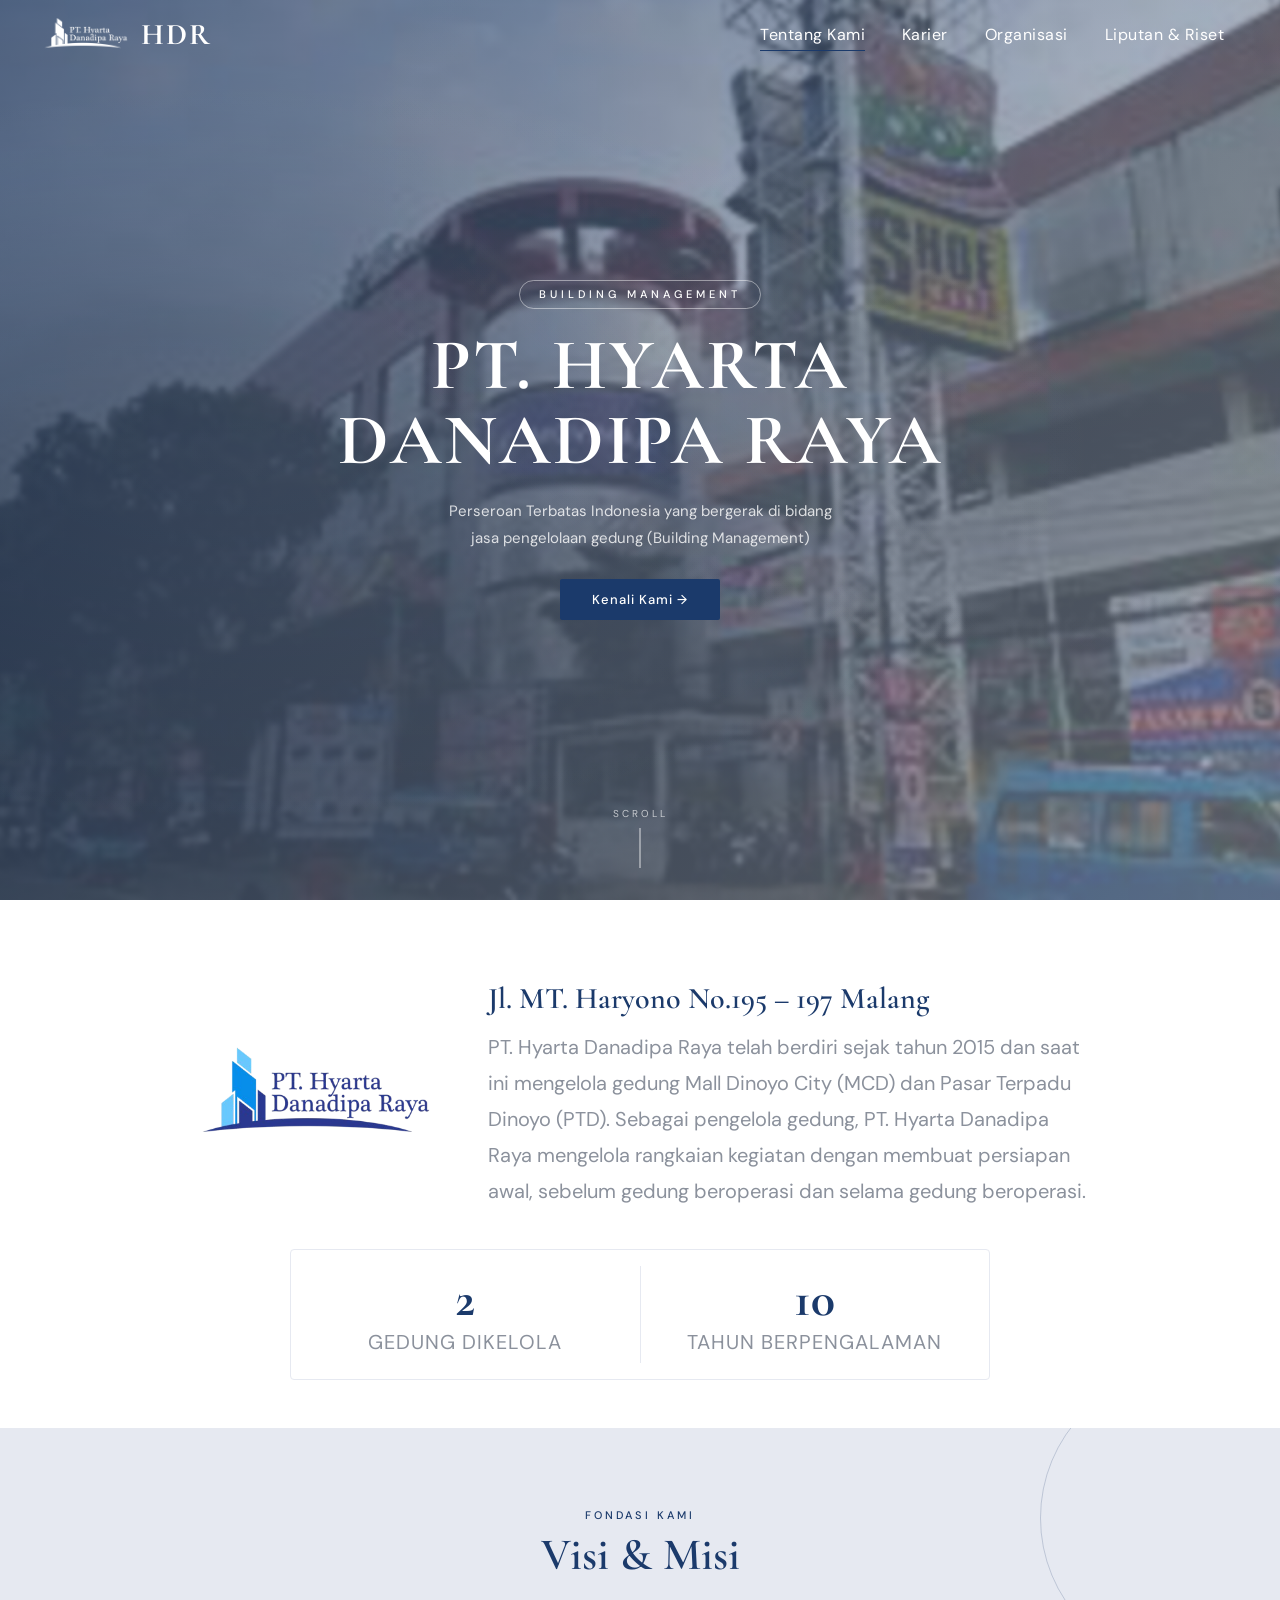
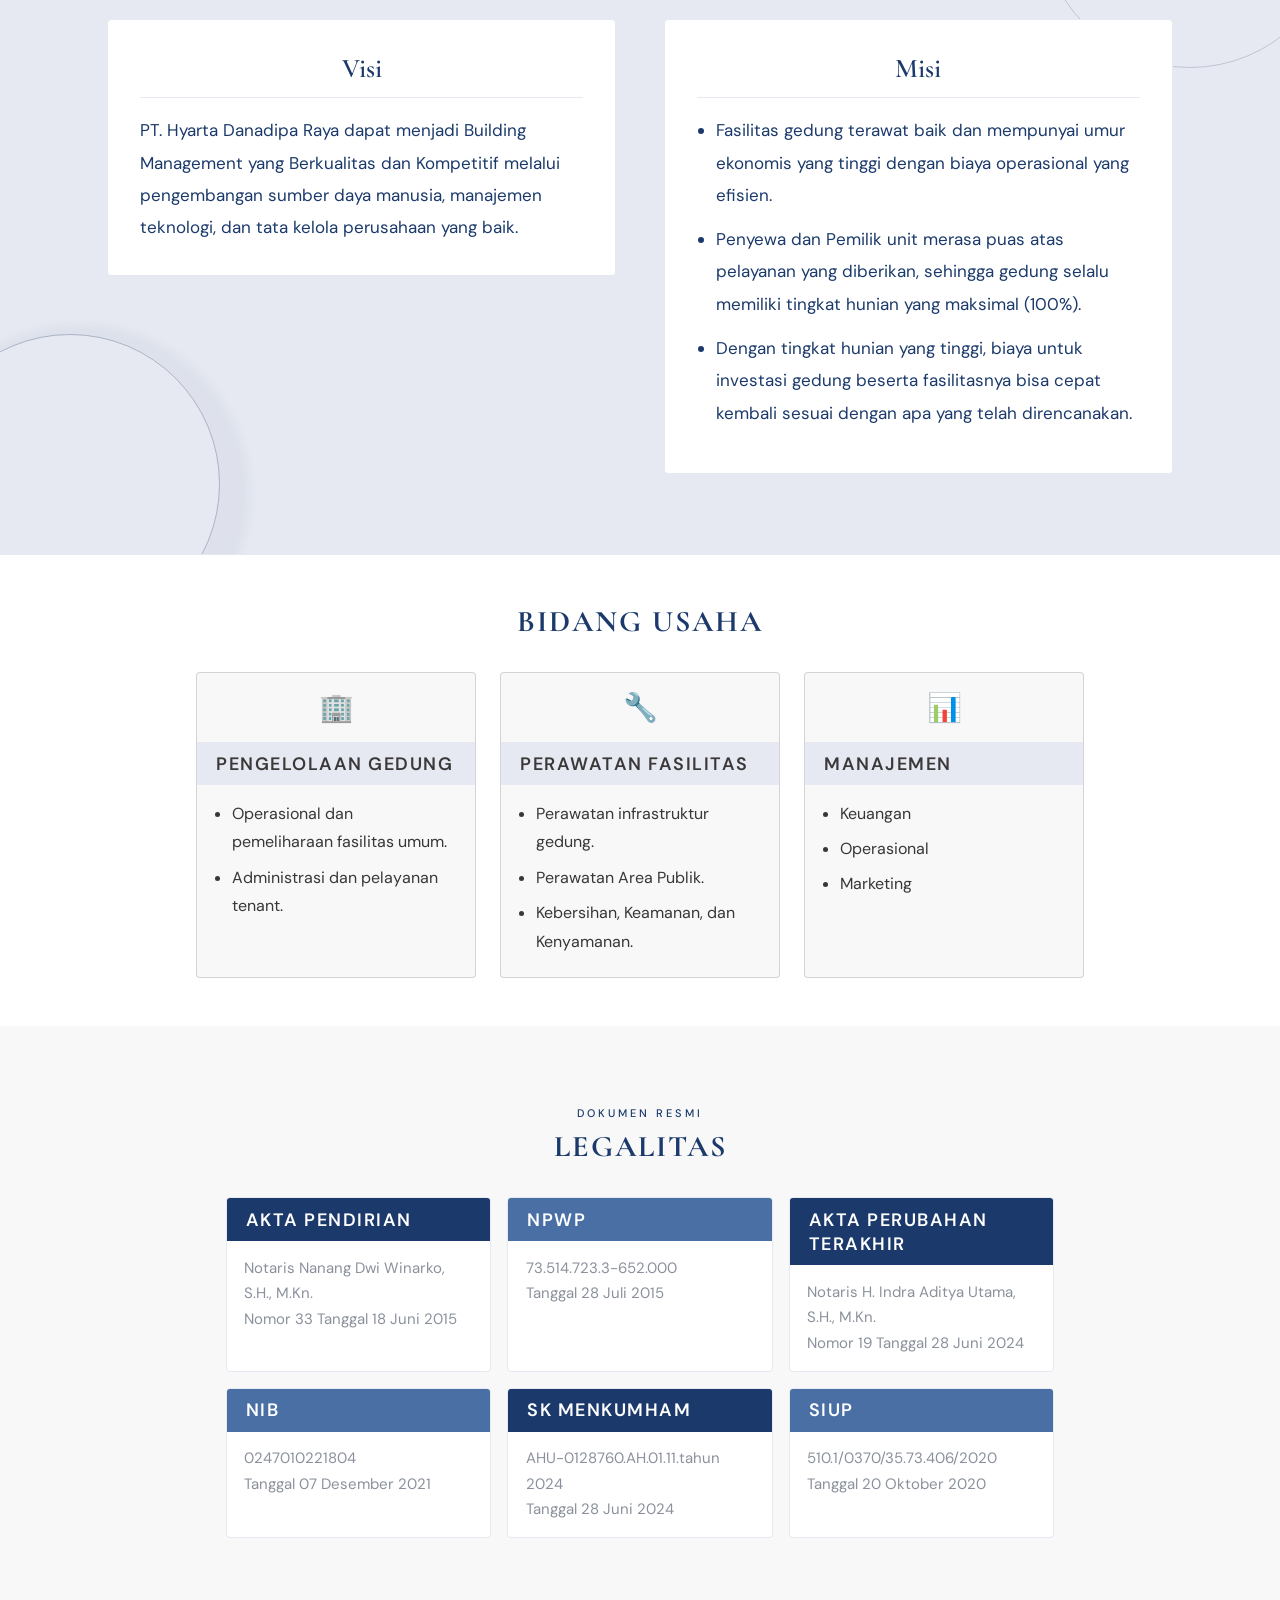
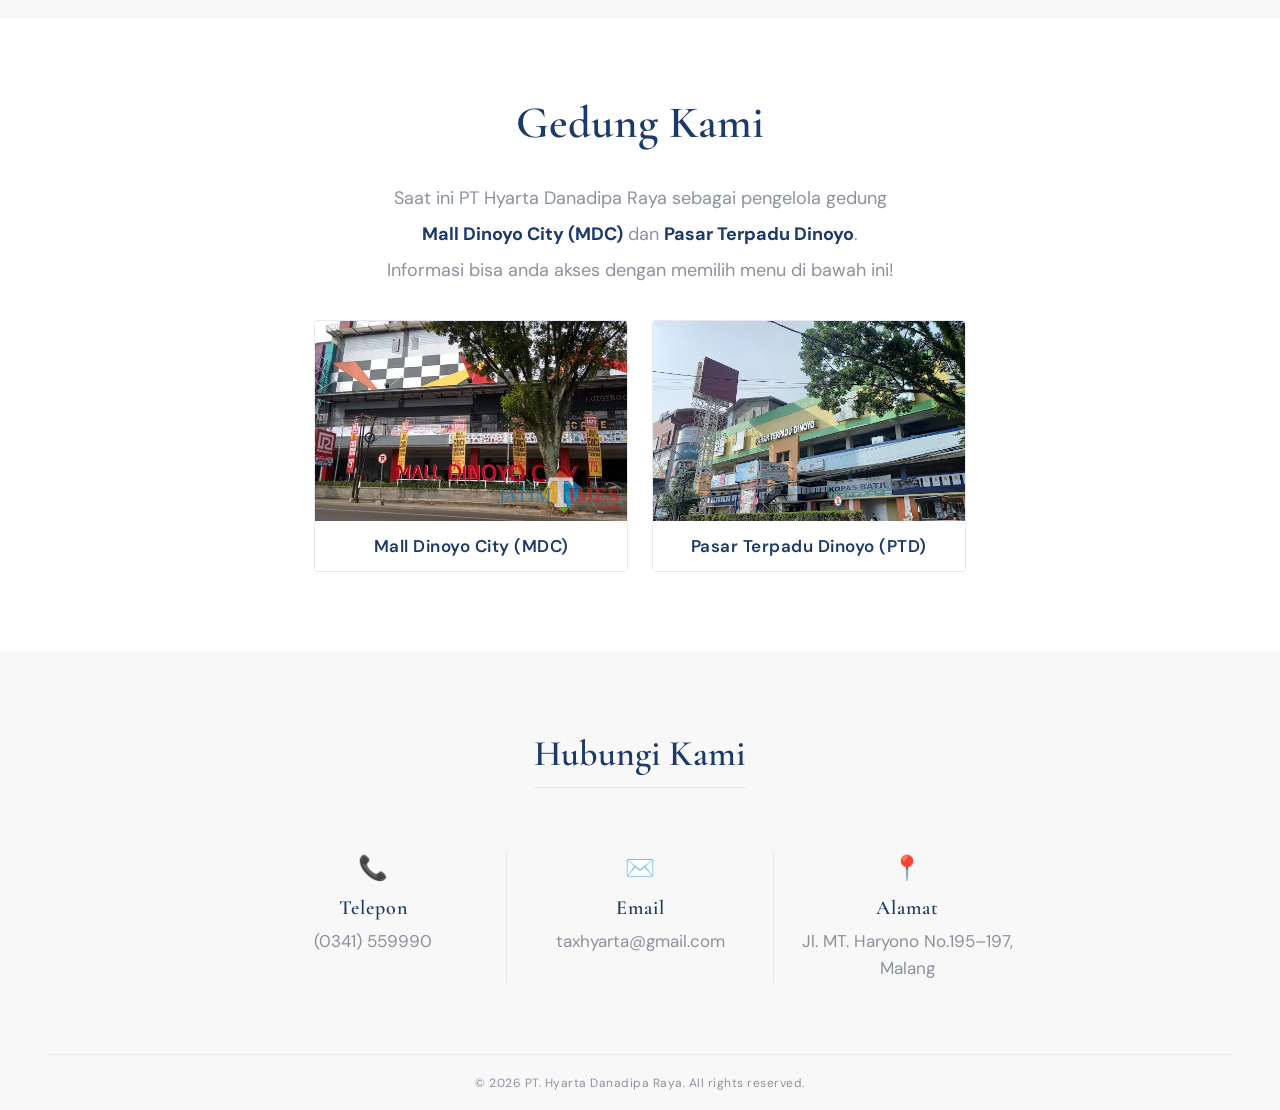
<file: index.html>
<!DOCTYPE html>
<html lang="id">

<head>
  <meta charset="UTF-8">
  <meta name="viewport" content="width=device-width, initial-scale=1.0"/>
  <title>PT. Hyarta Danadipa Raya</title>
  <link rel="stylesheet" href="1utama.css">
  <link rel="preconnect" href="https://fonts.googleapis.com">
  <link rel="preconnect" href="https://fonts.gstatic.com" crossorigin>
  <link href="https://fonts.googleapis.com/css2?family=Cormorant+Garamond:wght@300;400;600;700&family=DM+Sans:wght@300;400;500&display=swap" rel="stylesheet">
</head>

<body>

  <!-- ======= NAVBAR ======= -->
  <nav class="navbar" id="navbar">
    <div class="navbar-logo">
      <img src="fotologo.png" alt="Logo HDR" class="nav-logo-img">
      <span class="nav-brand">HDR</span>
    </div>
    <div class="navbar-links">
      <a href="index.html" class="nav-link active">Tentang Kami</a>
      <a href="3karier.html" class="nav-link">Karier</a>
      <a href="5organisasi.html" class="nav-link">Organisasi</a>
      <a href="6liputan.html" class="nav-link">Liputan & Riset</a>
    </div>
    <button class="hamburger" id="hamburger" aria-label="Menu">
      <span></span><span></span><span></span>
    </button>
  </nav>

  <!-- Mobile drawer -->
  <div class="mobile-drawer" id="mobileDrawer">
      <a href="index.html" class="nav-link active">Tentang Kami</a>
      <a href="3karier.html" class="nav-link">Karier</a>
      <a href="5organisasi.html" class="nav-link">Organisasi</a>
      <a href="6liputan.html" class="nav-link">Liputan & Riset</a>
  </div>

  <!-- ======= HERO ======= -->
  <section class="halaman1" id="hero">
    <div class="hero-overlay"></div>
    <div class="hero-content">
      <div class="hero-badge reveal">Building Management</div>
      <h1 class="teks1 reveal">PT. HYARTA<br>DANADIPA RAYA</h1>
      <p class="teks2 reveal">
        Perseroan Terbatas Indonesia yang bergerak di bidang<br>
        jasa pengelolaan gedung (Building Management)
      </p>
      <a href="#tentang" class="hero-cta reveal">Kenali Kami →</a>
    </div>
    <div class="hero-scroll-hint">
      <span>Scroll</span>
      <div class="scroll-line"></div>
    </div>
  </section>

  <!-- ======= TENTANG / LOGO ======= -->
  <section class="halaman2" id="tentang">
    <div class="halaman2-inner">
      <img src="fotologo.png" class="fotologo reveal">
      <div class="halaman2-text reveal">
        <p class="teks3">Jl. MT. Haryono No.195 – 197 Malang</p>
        <p class="teks3-sub">PT. Hyarta Danadipa Raya telah berdiri sejak tahun 2015 dan saat ini mengelola gedung Mall Dinoyo City (MCD) dan Pasar Terpadu Dinoyo (PTD). Sebagai pengelola gedung, PT. Hyarta Danadipa Raya mengelola rangkaian kegiatan dengan membuat persiapan awal, sebelum gedung beroperasi dan selama gedung beroperasi.</p>
      </div>
    </div>
    <!-- Stat bar -->
    <div class="stat-bar reveal">
      <div class="stat-item">
        <span class="stat-num" data-target="2">0</span>
        <span class="stat-label">Gedung Dikelola</span>
      </div>
      <div class="stat-divider"></div>
      <div class="stat-item">
        <span class="stat-num" data-target=11">0</span>
        <span class="stat-label">Tahun Berpengalaman</span>
      </div>
    </div>
  </section>

  <!-- ======= VISI MISI ======= -->
  <section class="halaman3" id="visimisi">
    <div class="halaman3-header reveal">
      <span class="section-tag">Fondasi Kami</span>
      <h2 class="section-title">Visi & Misi</h2>
    </div>
    <div class="container">
      <div class="section reveal">
        <h2>Visi</h2>
        <p>PT. Hyarta Danadipa Raya dapat menjadi Building Management
          yang Berkualitas dan Kompetitif melalui pengembangan sumber daya
          manusia, manajemen teknologi, dan tata kelola perusahaan yang baik.</p>
      </div>
      <div class="section reveal">
        <h2>Misi</h2>
        <ul>
          <li>Fasilitas gedung terawat baik dan mempunyai umur ekonomis
            yang tinggi dengan biaya operasional yang efisien.</li>
          <li>Penyewa dan Pemilik unit merasa puas atas pelayanan yang diberikan,
            sehingga gedung selalu memiliki tingkat hunian yang maksimal (100%).</li>
          <li>Dengan tingkat hunian yang tinggi, biaya untuk investasi gedung beserta
            fasilitasnya bisa cepat kembali sesuai dengan apa yang telah direncanakan.</li>
        </ul>
      </div>
    </div>
  </section>

  <!-- ======= BIDANG USAHA ======= -->
  <section class="halaman4" id="bidangusaha">
    <div class="halaman4-header reveal">
      <h2 class="judul">BIDANG USAHA</h2>
    </div>
    <div class="grid">
      <div class="kartu reveal">
        <div class="kartu-icon">🏢</div>
        <div class="kartu-header">PENGELOLAAN GEDUNG</div>
        <div class="kartu-body">
          <ul>
            <li>Operasional dan pemeliharaan fasilitas umum.</li>
            <li>Administrasi dan pelayanan tenant.</li>
          </ul>
        </div>
      </div>
      <div class="kartu reveal">
        <div class="kartu-icon">🔧</div>
        <div class="kartu-header">PERAWATAN FASILITAS</div>
        <div class="kartu-body">
          <ul>
            <li>Perawatan infrastruktur gedung.</li>
            <li>Perawatan Area Publik.</li>
            <li>Kebersihan, Keamanan, dan Kenyamanan.</li>
          </ul>
        </div>
      </div>
      <div class="kartu reveal">
        <div class="kartu-icon">📊</div>
        <div class="kartu-header">MANAJEMEN</div>
        <div class="kartu-body">
          <ul>
            <li>Keuangan</li>
            <li>Operasional</li>
            <li>Marketing</li>
          </ul>
        </div>
      </div>
    </div>
  </section>

  <!-- ======= LEGALITAS ======= -->
  <section class="halaman5" id="legalitas">
    <div class="halaman5-header reveal">
      <span class="section-tag dark">Dokumen Resmi</span>
      <h2 class="judul-halaman">Legalitas</h2>
    </div>
    <div class="grid">
      <div class="kartu reveal">
        <div class="kartu-header biru">Akta Pendirian</div>
        <div class="kartu-body">Notaris Nanang Dwi Winarko, S.H., M.Kn. <br>Nomor 33 Tanggal 18 Juni 2015</div>
      </div>
      <div class="kartu reveal">
        <div class="kartu-header merah">NPWP</div>
        <div class="kartu-body">73.514.723.3-652.000 <br>Tanggal 28 Juli 2015</div>
      </div>
      <div class="kartu reveal">
        <div class="kartu-header biru">Akta Perubahan Terakhir</div>
        <div class="kartu-body">Notaris H. Indra Aditya Utama, S.H., M.Kn. <br>Nomor 19 Tanggal 28 Juni 2024</div>
      </div>
      <div class="kartu reveal">
        <div class="kartu-header merah">NIB</div>
        <div class="kartu-body">0247010221804 <br>Tanggal 07 Desember 2021</div>
      </div>
      <div class="kartu reveal">
        <div class="kartu-header biru">SK Menkumham</div>
        <div class="kartu-body">AHU-0128760.AH.01.11.tahun 2024 <br>Tanggal 28 Juni 2024</div>
      </div>
      <div class="kartu reveal">
        <div class="kartu-header merah">SIUP</div>
        <div class="kartu-body">510.1/0370/35.73.406/2020 <br>Tanggal 20 Oktober 2020</div>
      </div>
    </div>
  </section>

  <!-- ======= GEDUNG ======= -->
  <section class="halaman6" id="gedung">
    <div class="halaman6-header reveal">
      <h2 class="section-title light">Gedung Kami</h2>
    </div>
    <p class="teks-gedung reveal">
      Saat ini PT Hyarta Danadipa Raya sebagai pengelola gedung<br>
      <strong>Mall Dinoyo City (MDC)</strong> dan <strong>Pasar Terpadu Dinoyo</strong>.<br>
      Informasi bisa anda akses dengan memilih menu di bawah ini!
    </p>
    <div class="grid">
      <a href="2malldinoyo.html" class="kartu reveal">
        <div class="kartu-img-wrap">
          <img src="mdc.png" alt="Mall Dinoyo City">
          <div class="kartu-overlay">Lihat Detail →</div>
        </div>
        <p>Mall Dinoyo City (MDC)</p>
      </a>
      <a href="https://pasarterpadudinoyoid.wordpress.com" target="_blank" class="kartu reveal">
        <div class="kartu-img-wrap">
          <img src="ptd.png" alt="Pasar Terpadu Dinoyo">
          <div class="kartu-overlay">Lihat Detail →</div>
        </div>
        <p>Pasar Terpadu Dinoyo (PTD)</p>
      </a>
    </div>
  </section>

  <!-- ======= CONTACT ======= -->
  <section class="halaman8" id="contact">
    <div class="contact-inner">
      <h1 class="h1 reveal">Hubungi Kami</h1>
      <div class="contact-grid">
        <div class="contact-item reveal">
          <div class="contact-icon">📞</div>
          <h2 class="h2">Telepon</h2>
          <p class="p">(0341) 559990</p>
        </div>
        <div class="contact-divider"></div>
        <div class="contact-item reveal">
          <div class="contact-icon">✉️</div>
          <h2 class="h2">Email</h2>
          <p class="p">taxhyarta@gmail.com</p>
        </div>
        <div class="contact-divider"></div>
        <div class="contact-item reveal">
          <div class="contact-icon">📍</div>
          <h2 class="h2">Alamat</h2>
          <p class="p">Jl. MT. Haryono No.195–197, Malang</p>
        </div>
      </div>
    </div>
    <div class="footer-bar">
      <p>© 2026 PT. Hyarta Danadipa Raya. All rights reserved.</p>
    </div>
  </section>

  <!-- Scroll to top button -->
  <button class="scroll-top" id="scrollTop" aria-label="Scroll to top">↑</button>

  <script src="1utama.js"></script>
</body>
</html>
</file>
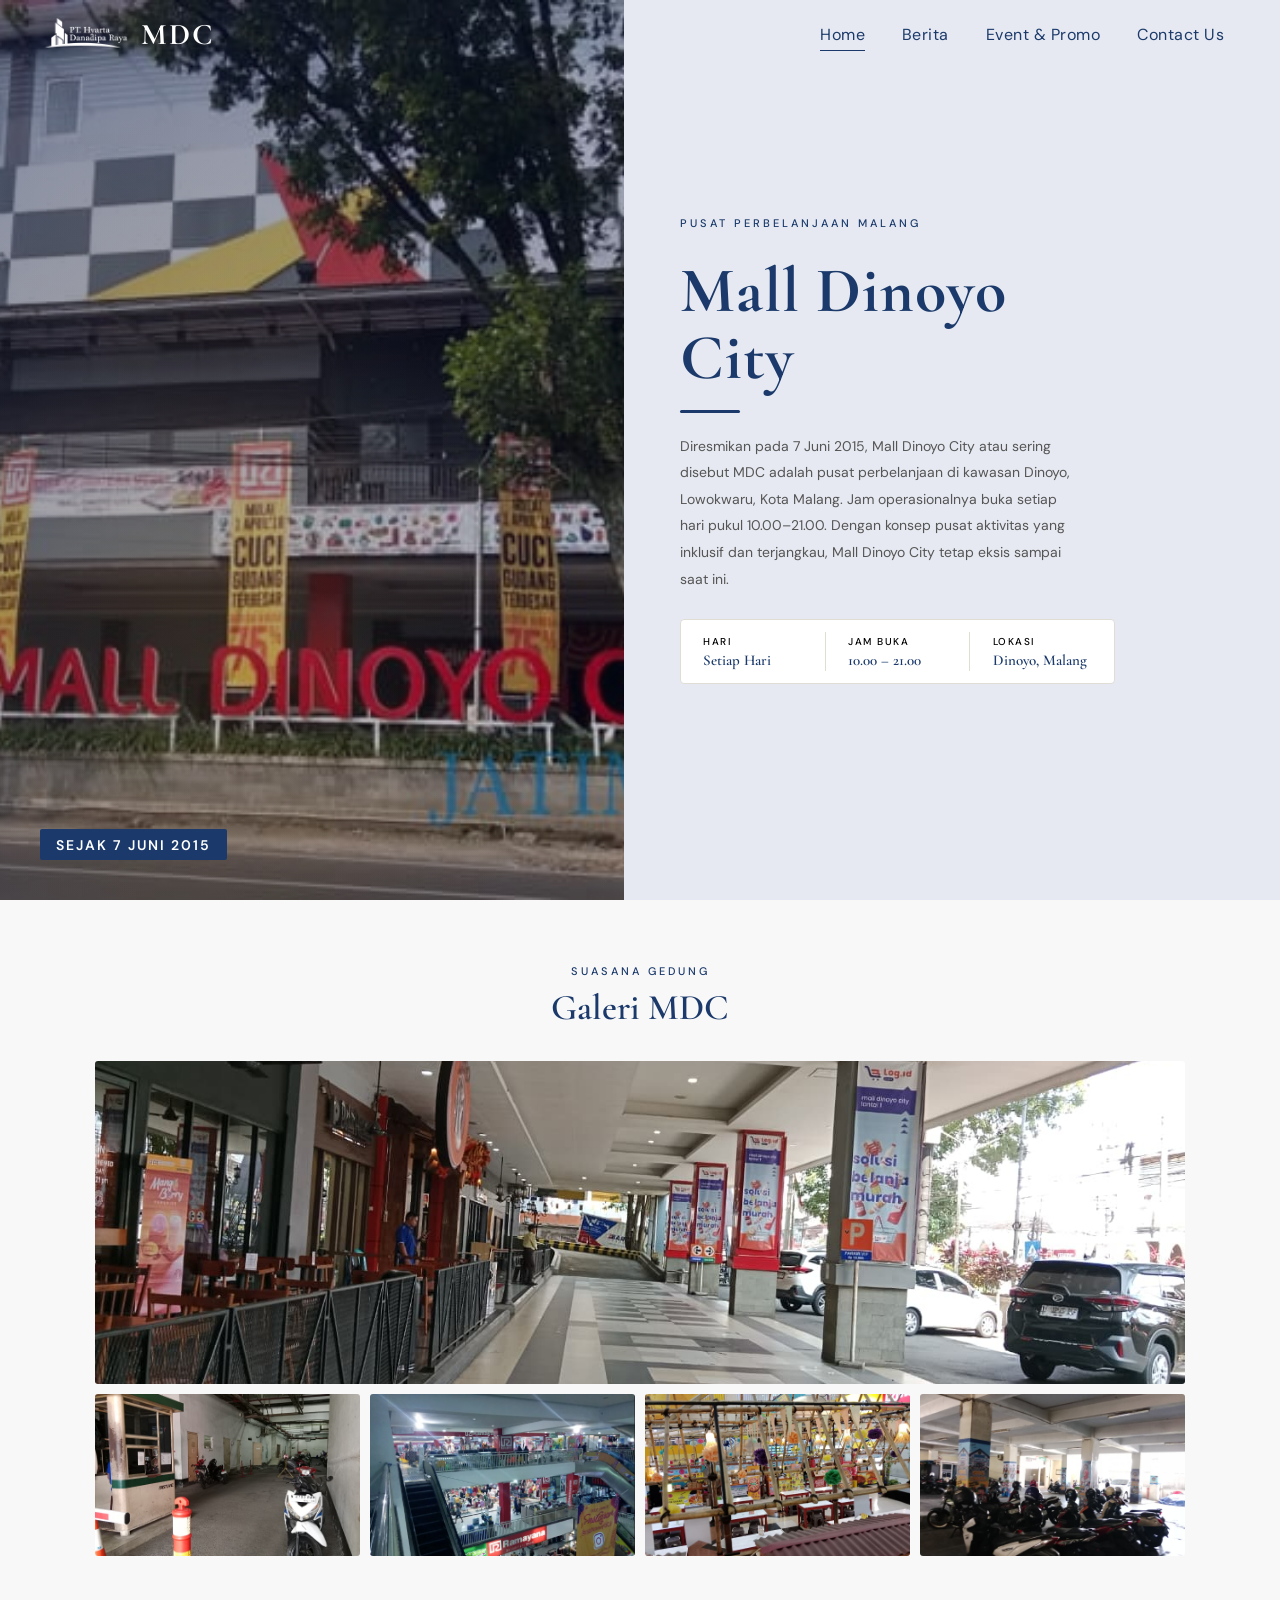
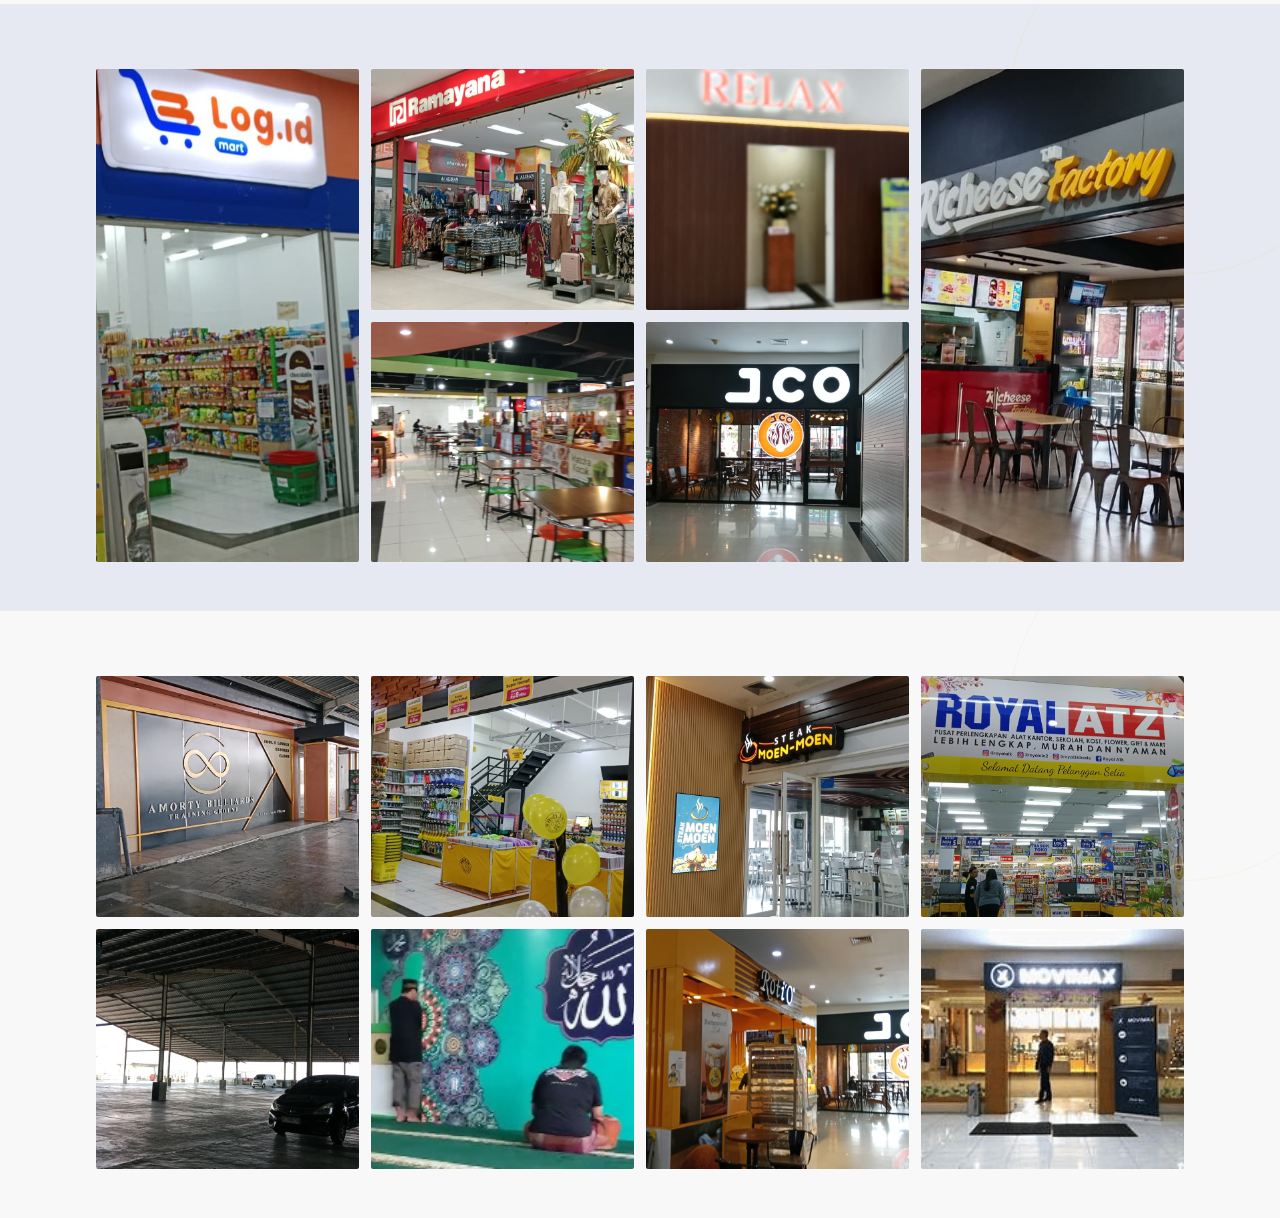
<file: 2malldinoyo.html>
<!DOCTYPE html>
<html lang="id">

<head>
  <meta charset="UTF-8">
  <meta name="viewport" content="width=device-width, initial-scale=1.0">
  <title>Mall Dinoyo City</title>
  <link rel="stylesheet" href="1utama.css">
  <link rel="stylesheet" href="2malldinoyo.css">
  <link rel="preconnect" href="https://fonts.googleapis.com">
  <link rel="preconnect" href="https://fonts.gstatic.com" crossorigin>
  <link href="https://fonts.googleapis.com/css2?family=Cormorant+Garamond:wght@300;400;600;700&family=DM+Sans:wght@300;400;500&display=swap" rel="stylesheet">
</head>

<body>

  <!-- ======= NAVBAR (sama persis dengan 1utama) ======= -->
  <nav class="navbar" id="navbar">
    <div class="navbar-logo">
      <img src="fotologo.png" alt="Logo HDR" class="nav-logo-img">
      <span class="nav-brand">MDC</span>
    </div>
    <div class="navbar-links">
      <a href="2malldinoyo.html" class="nav-link active">Home</a>
      <a href="7berita.html" class="nav-link">Berita</a>
      <a href="9promo.html" class="nav-link">Event & Promo</a>
      <a href="8contactus.html" class="nav-link">Contact Us</a>
    </div>
    <button class="hamburger" id="hamburger" aria-label="Menu">
      <span></span><span></span><span></span>
    </button>
  </nav>

  <div class="mobile-drawer" id="mobileDrawer">
      <a href="2malldinoyo.html" class="nav-link active">Home</a>
      <a href="7berita.html" class="nav-link">Berita</a>
      <a href="9promo.html" class="nav-link">Event & Promo</a>
      <a href="8contactus.html" class="nav-link">Contact Us</a>
  </div>

  <!-- ======= HALAMAN 1 : BERANDA ======= -->
  <section class="halaman1-mdc">
    <div class="sisi-foto">
      <div class="foto-badge reveal">Sejak 7 Juni 2015</div>
    </div>
    <div class="sisi-teks">
      <span class="section-tag dark">Pusat Perbelanjaan Malang</span>
      <h1 class="judul-h1 reveal">Mall Dinoyo<br>City</h1>
      <div class="garis-bawah reveal"></div>
      <p class="deskripsi reveal">
        Diresmikan pada 7 Juni 2015, Mall Dinoyo City atau sering disebut MDC
        adalah pusat perbelanjaan di kawasan Dinoyo, Lowokwaru, Kota Malang.
        Jam operasionalnya buka setiap hari pukul 10.00–21.00. Dengan konsep
        pusat aktivitas yang inklusif dan terjangkau, Mall Dinoyo City tetap
        eksis sampai saat ini.
      </p>
      <div class="jam-operasional reveal">
        <div class="jam-item">
          <span class="jam-label">Hari</span>
          <span class="jam-val">Setiap Hari</span>
        </div>
        <div class="jam-divider"></div>
        <div class="jam-item">
          <span class="jam-label">Jam Buka</span>
          <span class="jam-val">10.00 – 21.00</span>
        </div>
        <div class="jam-divider"></div>
        <div class="jam-item">
          <span class="jam-label">Lokasi</span>
          <span class="jam-val">Dinoyo, Malang</span>
        </div>
      </div>
    </div>
  </section>

  <!-- ======= HALAMAN 2 : GALERI UTAMA ======= -->
  <section class="halaman2-mdc">
    <div class="galeri-header reveal">
      <span class="section-tag dark">Suasana Gedung</span>
      <h2 class="galeri-judul">Galeri MDC</h2>
    </div>
    <div class="galeri">
      <div class="item item-lebar reveal">
        <img src="2lobby.png" alt="Lobby Utama">
        <div class="keterangan">Lobby Utama</div>
      </div>
      <div class="item reveal">
        <img src="2parkiranP1.png" alt="Parkiran P1">
        <div class="keterangan">Parkiran P1</div>
      </div>
      <div class="item reveal">
        <img src="2dalam.png" alt="Dalam Gedung">
        <div class="keterangan">Dalam Gedung</div>
      </div>
      <div class="item reveal">
        <img src="2dasar.png" alt="Foodcourt Dasar">
        <div class="keterangan">Foodcourt Dasar</div>
      </div>
      <div class="item reveal">
        <img src="2parkiranP2.png" alt="Parkiran P2">
        <div class="keterangan">Parkiran P2</div>
      </div>
    </div>
  </section>

  <!-- ======= HALAMAN 3 : GALERI TENANT ======= -->
  <section class="halaman3-mdc">
    <div class="galeri">
      <div class="item item-tinggi reveal">
        <img src="2log.png" alt="Log.id">
        <div class="keterangan">Log.id</div>
      </div>
      <div class="item reveal">
        <img src="2ramayana.png" alt="Ramayana">
        <div class="keterangan">Ramayana</div>
      </div>
      <div class="item reveal">
        <img src="2pijatrelax.png" alt="Pijat Relax">
        <div class="keterangan">Pijat Relax</div>
      </div>
      <div class="item item-tinggi reveal">
        <img src="2richeese.png" alt="Richeese">
        <div class="keterangan">Richeese Factory</div>
      </div>
      <div class="item reveal">
        <img src="2foodcourt.png" alt="Foodcourt">
        <div class="keterangan">Foodcourt</div>
      </div>
      <div class="item reveal">
        <img src="2jco.png" alt="JCO">
        <div class="keterangan">JCO & Coffe</div>
      </div>
    </div>
  </section>

  <section class="halaman4-mdc">
    <div class="galeri">
      <div class="item item reveal">
        <img src="2amorty.png" alt="amorty">
        <div class="keterangan">Amorty Billiard</div>
      </div>
      <div class="item reveal">
        <img src="2diy.png" alt="DIY">
        <div class="keterangan">MR. DIY</div>
      </div>
      <div class="item reveal">
        <img src="2moen.png" alt="Moen-Moen">
        <div class="keterangan">Steak Moen-Moen</div>
      </div>
      <div class="item reveal">
        <img src="2royal atz.png" alt="Royal Atz">
        <div class="keterangan">Royal ATZ</div>
      </div>
      <div class="item reveal">
        <img src="2rooftop.png" alt="Rooftop">
        <div class="keterangan">Rooftop</div>
      </div>
      <div class="item reveal">
        <img src="2masjid.png" alt="masjid">
        <div class="keterangan">Masjid Al-Adnan</div>
      </div>
      <div class="item reveal">
        <img src="2roti.png" alt="Roti">
        <div class="keterangan">Roti O</div>
      </div>
      <div class="item reveal">
        <img src="2movimax.png" alt="Movimax">
        <div class="keterangan">Movimax Dinoyo</div>
      </div>
    </div>
  </section>

  <button class="scroll-top" id="scrollTop" aria-label="Scroll to top">↑</button>
  <script src="1utama.js"></script>

</body>
</html>
</file>
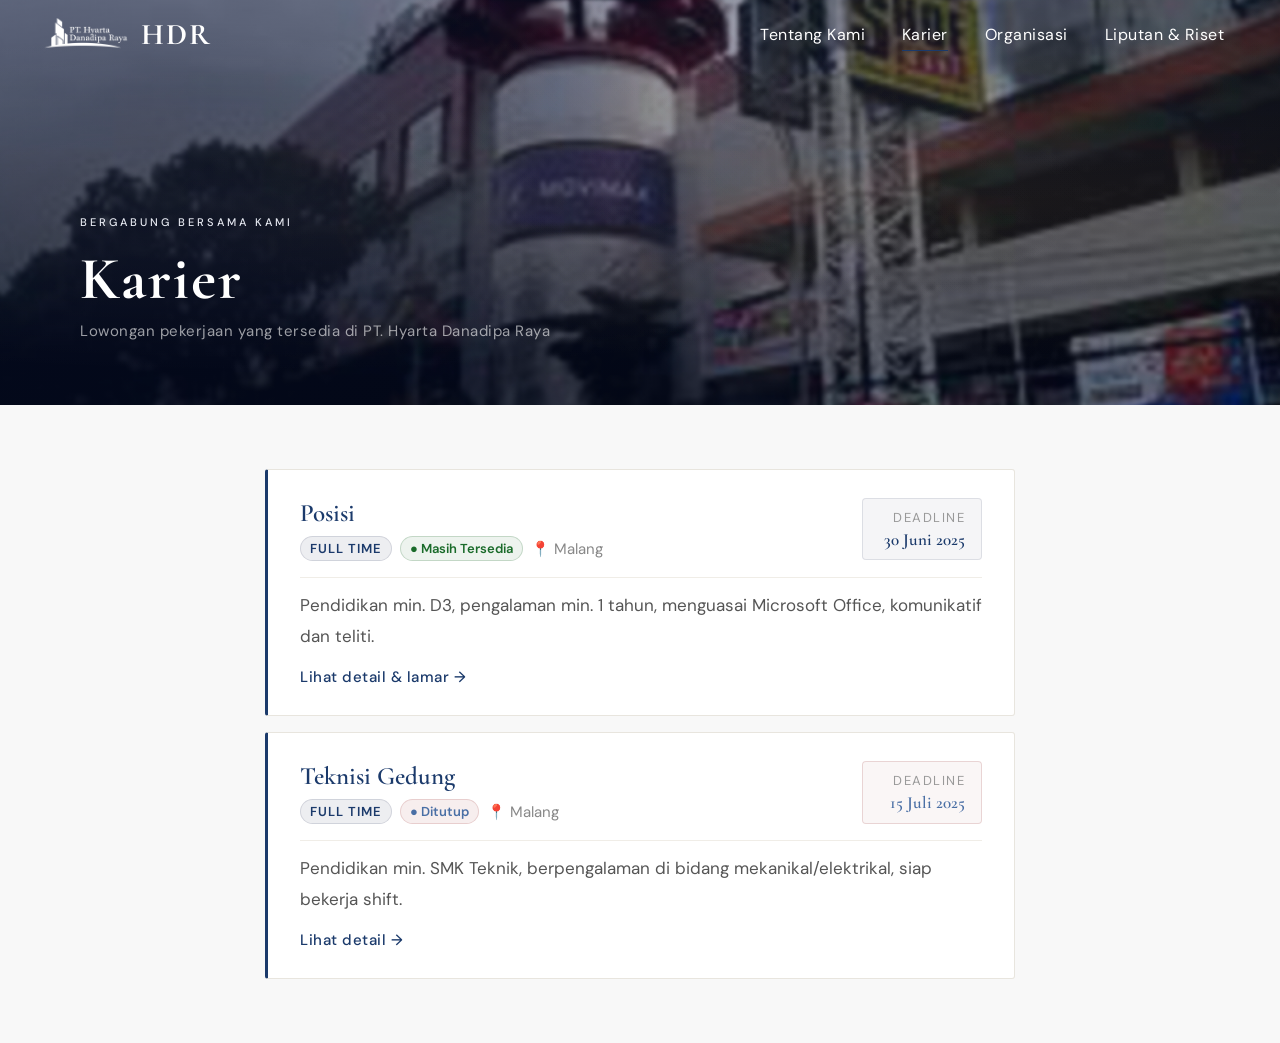
<file: 3karier.html>
<!DOCTYPE html>
<html lang="id">
<head>
  <meta charset="UTF-8">
  <meta name="viewport" content="width=device-width, initial-scale=1.0"/>
  <title>Karier – PT. Hyarta Danadipa Raya</title>
  <link rel="stylesheet" href="1utama.css">
  <link rel="stylesheet" href="3karier.css">
  <link rel="preconnect" href="https://fonts.googleapis.com">
  <link rel="preconnect" href="https://fonts.gstatic.com" crossorigin>
  <link href="https://fonts.googleapis.com/css2?family=Cormorant+Garamond:wght@300;400;600;700&family=DM+Sans:wght@300;400;500&display=swap" rel="stylesheet">
</head>
<body>

  <!-- ======= NAVBAR ======= -->
  <nav class="navbar" id="navbar">
    <div class="navbar-logo">
      <img src="fotologo.png" alt="Logo HDR" class="nav-logo-img">
      <span class="nav-brand" >HDR </span>
    </div>
    <div class="navbar-links">
      <a href="index.html" class="nav-link active">Tentang Kami</a>
      <a href="3karier.html" class="nav-link">Karier</a>
      <a href="5organisasi.html" class="nav-link">Organisasi</a>
      <a href="6liputan.html" class="nav-link">Liputan & Riset</a>
    </div>
    <button class="hamburger" id="hamburger" aria-label="Menu">
      <span></span><span></span><span></span>
    </button>
  </nav>

  <div class="mobile-drawer" id="mobileDrawer">
      <a href="index.html" class="nav-link active">Tentang Kami</a>
      <a href="3karier.html" class="nav-link">Karier</a>
      <a href="5organisasi.html" class="nav-link">Organisasi</a>
      <a href="6liputan.html" class="nav-link">Liputan & Riset</a>>
  </div>

  <!-- ======= HERO ======= -->
  <section class="karier-hero">
    <div class="hero-overlay"></div>
    <div class="karier-hero-content">
      <span class="section-tag reveal">Bergabung Bersama Kami</span>
      <h1 class="karier-hero-title reveal">Karier</h1>
      <p class="karier-hero-sub reveal">Lowongan pekerjaan yang tersedia di PT. Hyarta Danadipa Raya</p>
    </div>
  </section>

  <!-- ======= KONTEN LOWONGAN ======= -->
  <section class="karier-konten">

    <!-- =====================================================
         TAMBAH LOWONGAN DI SINI
         Ganti href, badge-buka/tutup, judul, syarat, deadline sesuai note
    ====================================================== -->

    <a href="PASTE_LINK_GOOGLE_DRIVE" target="_blank" class="lowongan reveal">
      <div class="lowongan-top">
        <div>
          <div class="lowongan-judul">Posisi</div>
          <div class="lowongan-info">
            <span class="badge">Full Time</span>
            <span class="badge-buka">● Masih Tersedia</span>
            <span class="lowongan-lokasi">📍 Malang</span>
          </div>
        </div>
        <div class="lowongan-deadline">
          <span class="deadline-label">Deadline</span>
          <span class="deadline-val">30 Juni 2025</span>
        </div>
      </div>
      <div class="lowongan-syarat">
        Pendidikan min. D3, pengalaman min. 1 tahun,
        menguasai Microsoft Office, komunikatif dan teliti.
      </div>
      <div class="lowongan-footer">Lihat detail & lamar →</div>
    </a>

    <a href="LINK_GOOGLE_DRIVE" target="_blank" class="lowongan reveal">
      <div class="lowongan-top">
        <div>
          <div class="lowongan-judul">Teknisi Gedung</div>
          <div class="lowongan-info">
            <span class="badge">Full Time</span>
            <span class="badge-tutup">● Ditutup</span>
            <span class="lowongan-lokasi">📍 Malang</span>
          </div>
        </div>
        <div class="lowongan-deadline tutup">
          <span class="deadline-label">Deadline</span>
          <span class="deadline-val">15 Juli 2025</span>
        </div>
      </div>
      <div class="lowongan-syarat">
        Pendidikan min. SMK Teknik, berpengalaman di bidang
        mekanikal/elektrikal, siap bekerja shift.
      </div>
      <div class="lowongan-footer">Lihat detail →</div>
    </a>

    <!-- TAMBAH LOWONGAN BARU DI BAWAH INI -->
    <!--
    <a href="LINK_GOOGLE_DRIVE" target="_blank" class="lowongan reveal">
      <div class="lowongan-top">
        <div>
          <div class="lowongan-judul">NAMA POSISI</div>
          <div class="lowongan-info">
            <span class="badge">Full Time</span>
            <span class="badge-buka">● Masih Tersedia</span>
            <span class="lowongan-lokasi">📍 Malang</span>
          </div>
        </div>
        <div class="lowongan-deadline">
          <span class="deadline-label">Deadline</span>
          <span class="deadline-val">TANGGAL</span>
        </div>
      </div>
      <div class="lowongan-syarat">Syarat: ISI DI SINI</div>
      <div class="lowongan-footer">Lihat detail & lamar →</div>
    </a>
    -->

    <!-- JIKA TIDAK ADA LOWONGAN, HAPUS KOMENTAR DI BAWAH -->
    <!--
    <div class="kosong reveal">
      <div class="kosong-icon">📋</div>
      <p>Saat ini belum ada lowongan yang tersedia.</p>
      <p>Pantau terus halaman ini untuk update terbaru.</p>
    </div>
    -->

  </section>

  <button class="scroll-top" id="scrollTop" aria-label="Scroll to top">↑</button>
  <script src="1utama.js"></script>
</body>
</html>
</file>
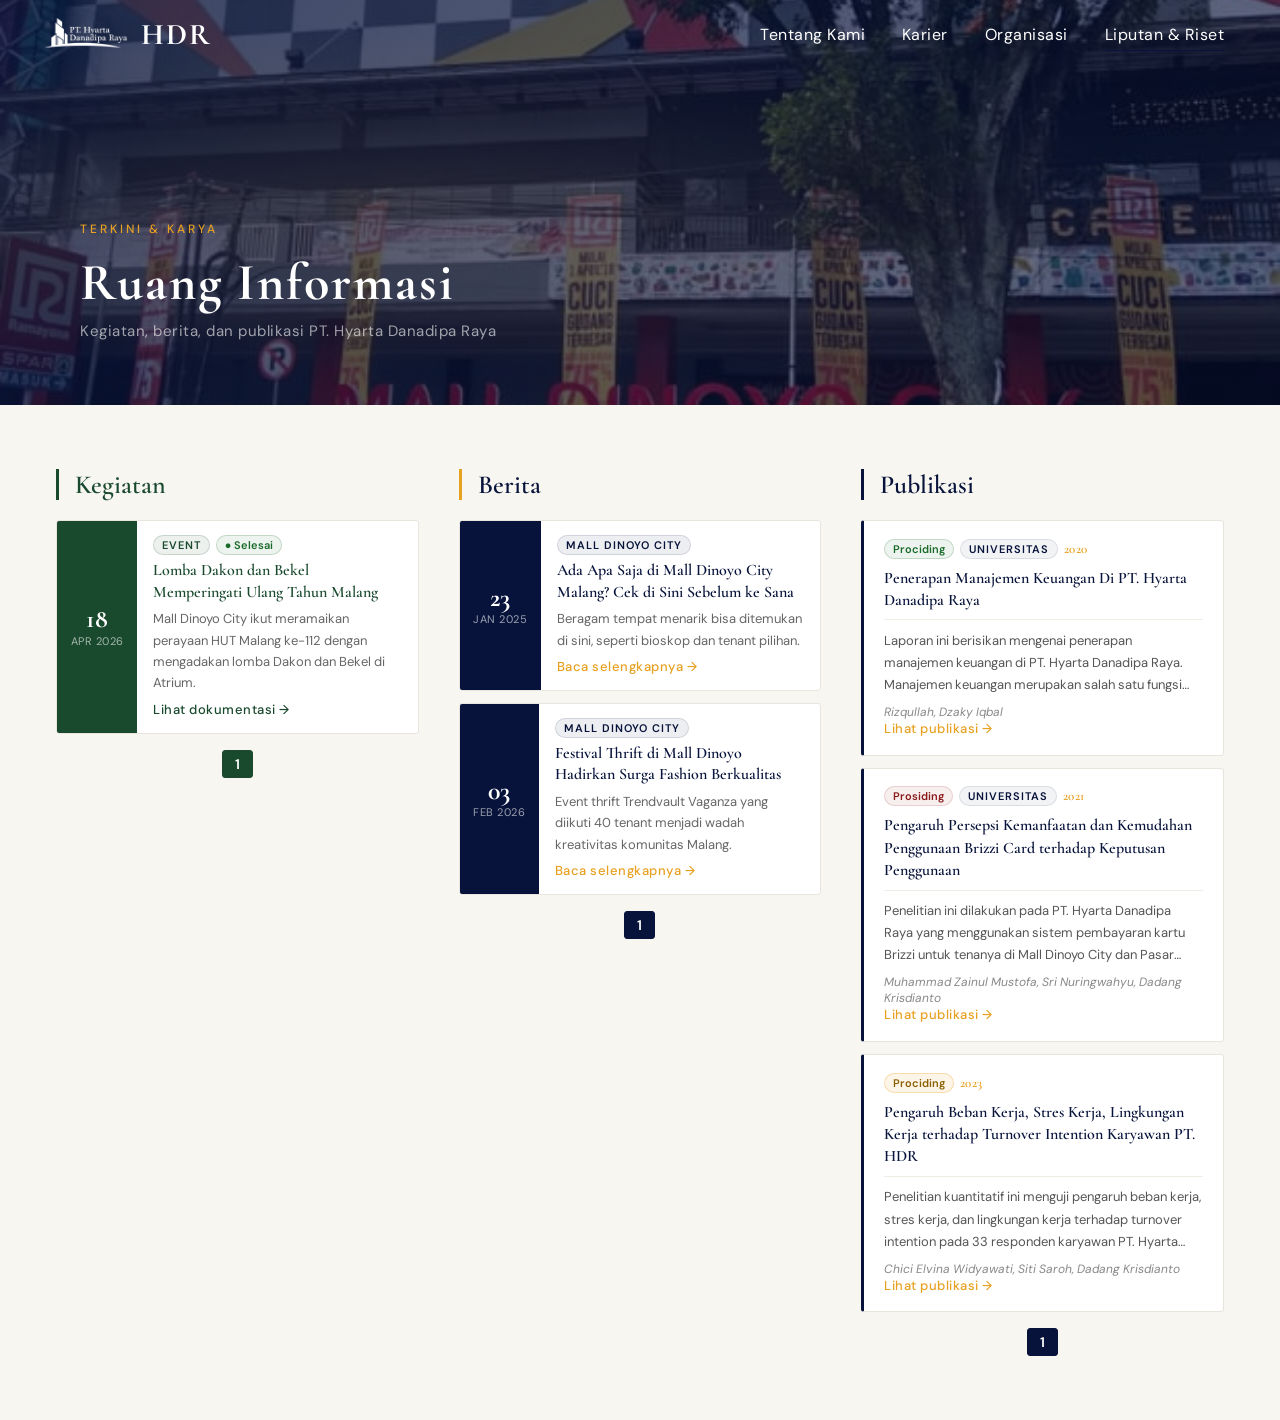
<file: 6liputan.html>
<!DOCTYPE html>
<html lang="id">
<head>
  <meta charset="UTF-8">
  <meta name="viewport" content="width=device-width, initial-scale=1.0"/>
  <title>Ruang Informasi – PT. Hyarta Danadipa Raya</title>
  <link rel="stylesheet" href="1utama.css">
  <link rel="stylesheet" href="6liputan.css">
  <link rel="preconnect" href="https://fonts.googleapis.com">
  <link rel="preconnect" href="https://fonts.gstatic.com" crossorigin>
  <link href="https://fonts.googleapis.com/css2?family=Cormorant+Garamond:wght@300;400;600;700&family=DM+Sans:wght@300;400;500&display=swap" rel="stylesheet">
</head>
<body>

  <!-- ======= NAVBAR ======= -->
 <nav class="navbar" id="navbar">
    <div class="navbar-logo">
      <img src="fotologo.png" alt="Logo HDR" class="nav-logo-img">
      <span class="nav-brand">HDR</span>
    </div>
    <div class="navbar-links">
      <a href="index.html" class="nav-link active">Tentang Kami</a>
      <a href="3karier.html" class="nav-link">Karier</a>
      <a href="5organisasi.html" class="nav-link">Organisasi</a>
      <a href="6liputan.html" class="nav-link">Liputan & Riset</a>
    </div>
    <button class="hamburger" id="hamburger" aria-label="Menu">
      <span></span><span></span><span></span>
    </button>
  </nav>

  <!-- Mobile drawer -->
  <div class="mobile-drawer" id="mobileDrawer">
      <a href="index.html" class="nav-link active">Tentang Kami</a>
      <a href="3karier.html" class="nav-link">Karier</a>
      <a href="5organisasi.html" class="nav-link">Organisasi</a>
      <a href="6liputan.html" class="nav-link">Liputan & Riset</a>
  </div>


  <!-- ======= HERO ======= -->
  <section class="info-hero">
    <div class="info-hero-content">
      <span class="section-tag reveal">Terkini &amp; Karya</span>
      <h1 class="info-hero-title reveal">Ruang Informasi</h1>
      <p class="info-hero-sub reveal">Kegiatan, berita, dan publikasi PT. Hyarta Danadipa Raya</p>
    </div>
  </section>

  <!-- ======= KONTEN ======= -->
  <div class="info-wrap">
    <div class="tiga-kolom">

      <!-- ============================================
           KOLOM 1 — KEGIATAN
           Maks 10 kartu. Kalau penuh buat 7ruanginfo-p2.html
      ============================================ -->
      <div>
        <h2 class="kolom-judul hijau reveal">Kegiatan</h2>
        <div class="daftar-kartu">

          <!-- KARTU KEGIATAN 1 -->
          <a href="LINK_DOKUMENTASI" target="_blank" class="kartu-kegiatan reveal">
            <div class="kartu-kiri-hijau">
              <div class="kartu-tanggal-blok">
                <span class="tgl-hari">18</span>
                <span class="tgl-bulan">Apr 2026</span>
              </div>
            </div>
            <div class="kartu-kanan">
              <div class="kartu-meta">
                <span class="badge-kegiatan">EVENT</span>
                <span class="badge-selesai">● Selesai</span>
              </div>
              <div class="kartu-judul hijau">Lomba Dakon dan Bekel Memperingati Ulang Tahun Malang</div>
              <div class="kartu-ringkasan">
                Mall Dinoyo City ikut meramaikan perayaan HUT Malang ke-112 dengan mengadakan lomba Dakon dan Bekel di Atrium.
              </div>
              <div class="kartu-footer hijau">Lihat dokumentasi →</div>
            </div>
          </a>

          <!-- TAMBAH KEGIATAN BARU — copy blok ini, maks 10
          <a href="LINK_DOKUMENTASI" target="_blank" class="kartu-kegiatan reveal">
            <div class="kartu-kiri-hijau">
              <div class="kartu-tanggal-blok">
                <span class="tgl-hari">DD</span>
                <span class="tgl-bulan">MMM YYYY</span>
              </div>
            </div>
            <div class="kartu-kanan">
              <div class="kartu-meta">
                <span class="badge-kegiatan">KATEGORI</span>
                <span class="badge-selesai">● Selesai</span>
              </div>
              <div class="kartu-judul hijau">JUDUL KEGIATAN</div>
              <div class="kartu-ringkasan">DESKRIPSI SINGKAT</div>
              <div class="kartu-footer hijau">Lihat dokumentasi →</div>
            </div>
          </a>
          -->

          <!-- JIKA BELUM ADA KEGIATAN
          <div class="kosong reveal">
            <div class="kosong-icon">🎯</div>
            <p>Belum ada kegiatan.</p>
            <p>Pantau terus untuk update terbaru.</p>
          </div>
          -->

        </div><!-- end daftar-kartu -->

        <div class="pagination">
          <a href="7ruanginfo.html" class="pag-btn hijau active">1</a>
          <!-- <a href="7ruanginfo-p2.html#kegiatan" class="pag-btn hijau">2</a> -->
        </div>
      </div><!-- end kolom kegiatan -->


      <!-- ============================================
           KOLOM 2 — BERITA
           Maks 10 kartu. Kalau penuh buat 7ruanginfo-p2.html
      ============================================ -->
      <div>
        <h2 class="kolom-judul reveal">Berita</h2>
        <div class="daftar-kartu">

          <!-- KARTU BERITA 1 -->
          <a href="https://kumparan.com/seputar-malang/ada-apa-saja-di-mall-dinoyo-city-malang-cek-di-sini-sebelum-ke-sana-24MHCnG4ILR" target="_blank" class="kartu-berita reveal">
            <div class="kartu-kiri-biru">
              <div class="kartu-tanggal-blok">
                <span class="tgl-hari">23</span>
                <span class="tgl-bulan">Jan 2025</span>
              </div>
            </div>
            <div class="kartu-kanan">
              <div class="kartu-meta">
                <span class="badge-kategori">Mall Dinoyo City</span>
              </div>
              <div class="kartu-judul">Ada Apa Saja di Mall Dinoyo City Malang? Cek di Sini Sebelum ke Sana</div>
              <div class="kartu-ringkasan">
                Beragam tempat menarik bisa ditemukan di sini, seperti bioskop dan tenant pilihan.
              </div>
              <div class="kartu-footer">Baca selengkapnya →</div>
            </div>
          </a>

          <!-- KARTU BERITA 2 -->
          <a href="https://timesindonesia.co.id/peristiwa-daerah/576431/festival-thrift-di-mall-dinoyo-hadirkan-surga-fashion-berkualitas" target="_blank" class="kartu-berita reveal">
            <div class="kartu-kiri-biru">
              <div class="kartu-tanggal-blok">
                <span class="tgl-hari">03</span>
                <span class="tgl-bulan">Feb 2026</span>
              </div>
            </div>
            <div class="kartu-kanan">
              <div class="kartu-meta">
                <span class="badge-kategori">Mall Dinoyo City</span>
              </div>
              <div class="kartu-judul">Festival Thrift di Mall Dinoyo Hadirkan Surga Fashion Berkualitas</div>
              <div class="kartu-ringkasan">
                Event thrift Trendvault Vaganza yang diikuti 40 tenant menjadi wadah kreativitas komunitas Malang.
              </div>
              <div class="kartu-footer">Baca selengkapnya →</div>
            </div>
          </a>

          <!-- TAMBAH BERITA BARU — copy blok ini, maks 10
          <a href="LINK_ARTIKEL" target="_blank" class="kartu-berita reveal">
            <div class="kartu-kiri-biru">
              <div class="kartu-tanggal-blok">
                <span class="tgl-hari">DD</span>
                <span class="tgl-bulan">MMM YYYY</span>
              </div>
            </div>
            <div class="kartu-kanan">
              <div class="kartu-meta">
                <span class="badge-kategori">KATEGORI</span>
              </div>
              <div class="kartu-judul">JUDUL BERITA</div>
              <div class="kartu-ringkasan">RINGKASAN SINGKAT</div>
              <div class="kartu-footer">Baca selengkapnya →</div>
            </div>
          </a>
          -->

          <!-- JIKA BELUM ADA BERITA
          <div class="kosong reveal">
            <div class="kosong-icon">📰</div>
            <p>Belum ada berita.</p>
            <p>Pantau terus untuk update terbaru.</p>
          </div>
          -->

        </div><!-- end daftar-kartu -->

        <div class="pagination">
          <a href="7ruanginfo.html" class="pag-btn active">1</a>
          <!-- <a href="7ruanginfo-p2.html#berita" class="pag-btn">2</a> -->
        </div>
      </div><!-- end kolom berita -->


      <!-- ============================================
           KOLOM 3 — PUBLIKASI
           Tambah kartu di bawah. Pilih badge:
           badge-jurnal / badge-prosiding / badge-laporan
      ============================================ -->
      <div>
        <h2 class="kolom-judul ungu reveal">Publikasi</h2>
        <div class="daftar-kartu">

          <!-- KARTU PUBLIKASI 1 -->
          <a href="https://library.universitaspertamina.ac.id/xmlui/handle/123456789/2603" target="_blank" class="kartu-publikasi reveal">
            <div class="pub-meta">
              <span class="badge-jurnal">Prociding</span>
              <span class="badge-univ">Universitas</span>
              <span class="pub-tahun">2020</span>
            </div>
            <div class="pub-judul">Penerapan Manajemen Keuangan Di PT. Hyarta Danadipa Raya</div>
            <div class="pub-abstrak">
              Laporan ini berisikan mengenai penerapan manajemen keuangan di PT. Hyarta Danadipa Raya. 
              Manajemen keuangan merupakan salah satu fungsi yang penting dan dibutuhkan dalam menjalankan 
              sebuah organisasi.
            </div>
            <div class="pub-penulis">Rizqullah, Dzaky Iqbal</div>
            <div class="pub-footer">Lihat publikasi →</div>
          </a>

          <!-- KARTU PUBLIKASI 2 -->
          <a href="https://jim.unisma.ac.id/index.php/jiagabi/article/view/10004" target="_blank" class="kartu-publikasi reveal">
            <div class="pub-meta">
              <span class="badge-prosiding">Prosiding</span>
              <span class="badge-univ">Universitas</span>
              <span class="pub-tahun">2021</span>
            </div>
            <div class="pub-judul">Pengaruh Persepsi Kemanfaatan dan Kemudahan Penggunaan Brizzi Card terhadap Keputusan Penggunaan</div>
            <div class="pub-abstrak">
              Penelitian ini dilakukan pada PT. Hyarta Danadipa Raya yang menggunakan sistem pembayaran 
              kartu Brizzi untuk tenanya di Mall Dinoyo City dan Pasar Terpadu Dinoyo.
            </div>
            <div class="pub-penulis">Muhammad Zainul Mustofa, Sri Nuringwahyu, Dadang Krisdianto</div>
            <div class="pub-footer">Lihat publikasi →</div>
          </a>

          <!-- KARTU PUBLIKASI 3 -->
          <a href="https://jim.unisma.ac.id/index.php/jiagabi/article/view/20237" target="_blank" class="kartu-publikasi reveal">
            <div class="pub-meta">
              <span class="badge-laporan">Prociding</span>
              <span class="pub-tahun">2023</span>
            </div>
            <div class="pub-judul">Pengaruh Beban Kerja, Stres Kerja, Lingkungan Kerja terhadap Turnover Intention Karyawan PT. HDR</div>
            <div class="pub-abstrak">
              Penelitian kuantitatif ini menguji pengaruh beban kerja, stres kerja, dan lingkungan kerja 
              terhadap turnover intention pada 33 responden karyawan PT. Hyarta Danadipa Raya.
            </div>
            <div class="pub-penulis">Chici Elvina Widyawati, Siti Saroh, Dadang Krisdianto</div>
            <div class="pub-footer">Lihat publikasi →</div>
          </a>

          <!-- TAMBAH PUBLIKASI BARU — copy blok ini
          <a href="LINK_GOOGLE_SCHOLAR" target="_blank" class="kartu-publikasi reveal">
            <div class="pub-meta">
              <span class="badge-jurnal">Jurnal</span>
              <span class="badge-univ">NAMA INDEKS</span>
              <span class="pub-tahun">TAHUN</span>
            </div>
            <div class="pub-judul">JUDUL PUBLIKASI</div>
            <div class="pub-abstrak">ABSTRAK SINGKAT</div>
            <div class="pub-penulis">NAMA PENULIS, et al.</div>
            <div class="pub-footer">Lihat publikasi →</div>
          </a>
          -->

          <!-- JIKA BELUM ADA PUBLIKASI
          <div class="kosong reveal">
            <div class="kosong-icon">📚</div>
            <p>Belum ada publikasi.</p>
            <p>Pantau terus untuk update terbaru.</p>
          </div>
          -->

        </div><!-- end daftar-kartu -->

        <div class="pagination">
          <a href="7ruanginfo.html" class="pag-btn active">1</a>
          <!-- <a href="7ruanginfo-p2.html#publikasi" class="pag-btn">2</a> -->
        </div>
      </div><!-- end kolom publikasi -->

    </div><!-- end tiga-kolom -->
  </div><!-- end info-wrap -->

  <button class="scroll-top" id="scrollTop" aria-label="Scroll to top">↑</button>
  <script src="1utama.js"></script>
</body>
</html>
</file>
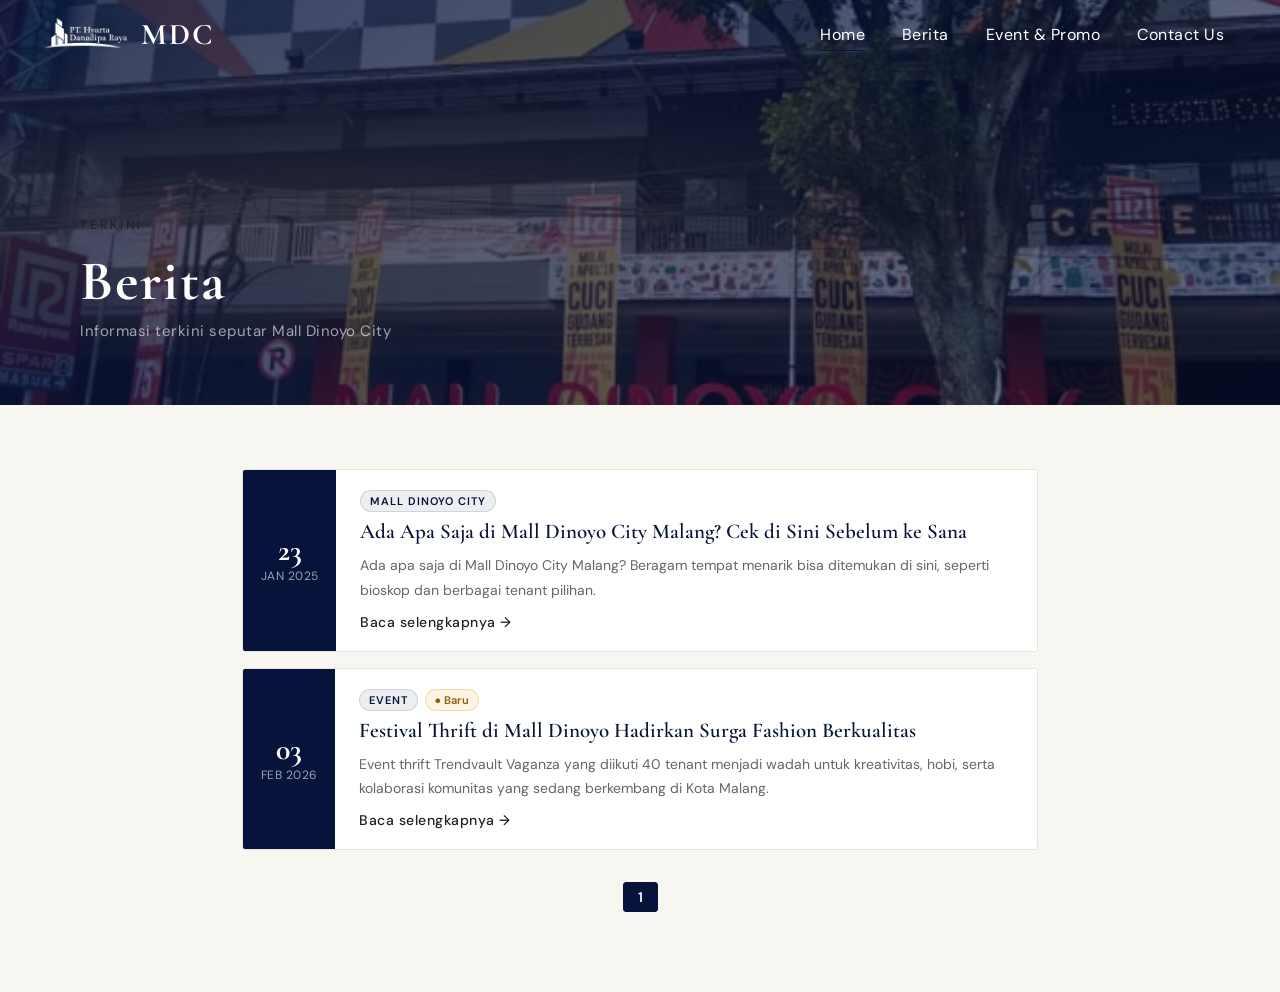
<file: 7berita.html>
<!DOCTYPE html>
<html lang="id">
<head>
  <meta charset="UTF-8">
  <meta name="viewport" content="width=device-width, initial-scale=1.0"/>
  <title>Berita – Mall Dinoyo City</title>
  <link rel="stylesheet" href="1utama.css">
  <link rel="stylesheet" href="7berita.css">
  <link rel="preconnect" href="https://fonts.googleapis.com">
  <link rel="preconnect" href="https://fonts.gstatic.com" crossorigin>
  <link href="https://fonts.googleapis.com/css2?family=Cormorant+Garamond:wght@300;400;600;700&family=DM+Sans:wght@300;400;500&display=swap" rel="stylesheet">
</head>
<body>

  <!-- ======= NAVBAR MALL DINOYO — isi sendiri di sini ======= -->
  <nav class="navbar" id="navbar">
    <div class="navbar-logo">
      <img src="fotologo.png" alt="Logo HDR" class="nav-logo-img">
      <span class="nav-brand">MDC</span>
    </div>
    <div class="navbar-links">
      <a href="2malldinoyo.html" class="nav-link active">Home</a>
      <a href="7berita.html" class="nav-link">Berita</a>
      <a href="9promo.html" class="nav-link">Event & Promo</a>
      <a href="8contactus.html" class="nav-link">Contact Us</a>
    </div>
    <button class="hamburger" id="hamburger" aria-label="Menu">
      <span></span><span></span><span></span>
    </button>
  </nav>

  <div class="mobile-drawer" id="mobileDrawer">
      <a href="2malldinoyo.html" class="nav-link active">Home</a>
      <a href="7berita.html" class="nav-link">Berita</a>
      <a href="9promo.html" class="nav-link">Event & Promo</a>
      <a href="8contactus.html" class="nav-link">Contact Us</a>
  </div>

  <!-- ======= HERO ======= -->
  <section class="berita-hero">
    <div class="berita-hero-content">
      <span class="section-tag reveal">Terkini</span>
      <h1 class="berita-hero-title reveal">Berita</h1>
      <p class="berita-hero-sub reveal">Informasi terkini seputar Mall Dinoyo City</p>
    </div>
  </section>

  <!-- ======= KONTEN ======= -->
  <div class="berita-wrap">
    <div class="daftar-kartu">

      <!-- =====================================================
           KARTU BERITA — copy blok <a>…</a> untuk tambah berita
           Urutkan dari terbaru ke terlama (atas ke bawah)
           Maks 10 per halaman, lalu buat mdc-berita-p2.html
      ====================================================== -->

      <!-- KARTU BERITA 1 -->
      <a href="https://kumparan.com/seputar-malang/ada-apa-saja-di-mall-dinoyo-city-malang-cek-di-sini-sebelum-ke-sana-24MHCnG4ILR" target="_blank" class="kartu-berita reveal">
        <div class="kartu-kiri">
          <div class="kartu-tanggal-blok">
            <span class="tgl-hari">23</span>
            <span class="tgl-bulan">Jan 2025</span>
          </div>
        </div>
        <div class="kartu-kanan">
          <div class="kartu-meta">
            <span class="badge-kategori">Mall Dinoyo City</span>
          </div>
          <div class="kartu-judul">Ada Apa Saja di Mall Dinoyo City Malang? Cek di Sini Sebelum ke Sana</div>
          <div class="kartu-ringkasan">
            Ada apa saja di Mall Dinoyo City Malang? Beragam tempat menarik bisa 
            ditemukan di sini, seperti bioskop dan berbagai tenant pilihan.
          </div>
          <div class="kartu-footer">Baca selengkapnya →</div>
        </div>
      </a>

      <!-- KARTU BERITA 2 -->
      <a href="https://timesindonesia.co.id/peristiwa-daerah/576431/festival-thrift-di-mall-dinoyo-hadirkan-surga-fashion-berkualitas" target="_blank" class="kartu-berita reveal">
        <div class="kartu-kiri">
          <div class="kartu-tanggal-blok">
            <span class="tgl-hari">03</span>
            <span class="tgl-bulan">Feb 2026</span>
          </div>
        </div>
        <div class="kartu-kanan">
          <div class="kartu-meta">
            <span class="badge-kategori">Event</span>
            <span class="badge-baru">● Baru</span>
          </div>
          <div class="kartu-judul">Festival Thrift di Mall Dinoyo Hadirkan Surga Fashion Berkualitas</div>
          <div class="kartu-ringkasan">
            Event thrift Trendvault Vaganza yang diikuti 40 tenant menjadi wadah untuk kreativitas, 
            hobi, serta kolaborasi komunitas yang sedang berkembang di Kota Malang.
          </div>
          <div class="kartu-footer">Baca selengkapnya →</div>
        </div>
      </a>

      <!-- =====================================================
           TEMPLATE — hapus komentar untuk tambah berita baru
      ======================================================
      <a href="LINK_ARTIKEL" target="_blank" class="kartu-berita reveal">
        <div class="kartu-kiri">
          <div class="kartu-tanggal-blok">
            <span class="tgl-hari">DD</span>
            <span class="tgl-bulan">MMM YYYY</span>
          </div>
        </div>
        <div class="kartu-kanan">
          <div class="kartu-meta">
            <span class="badge-kategori">KATEGORI</span>
          </div>
          <div class="kartu-judul">JUDUL BERITA</div>
          <div class="kartu-ringkasan">RINGKASAN SINGKAT BERITA.</div>
          <div class="kartu-footer">Baca selengkapnya →</div>
        </div>
      </a>
      -->

      <!-- JIKA BELUM ADA BERITA — hapus komentar di bawah, hapus kartu di atas
      <div class="kosong reveal">
        <div class="kosong-icon">📰</div>
        <p>Belum ada berita.</p>
        <p>Pantau terus untuk update terbaru.</p>
      </div>
      -->

    </div><!-- end daftar-kartu -->

    <!-- ======= PAGINATION ======= -->
    <div class="pagination">
      <a href="mdc-berita.html" class="pag-btn active">1</a>
      <!-- <a href="mdc-berita-p2.html" class="pag-btn">2</a> -->
    </div>

  </div><!-- end berita-wrap -->

  <button class="scroll-top" id="scrollTop" aria-label="Scroll to top">↑</button>

  <script>
    // Reveal on scroll
    const reveals = document.querySelectorAll('.reveal');
    const observer = new IntersectionObserver(entries => {
      entries.forEach((e, i) => {
        if (e.isIntersecting) {
          setTimeout(() => e.target.classList.add('visible'), i * 70);
          observer.unobserve(e.target);
        }
      });
    }, { threshold: 0.08 });
    reveals.forEach(el => observer.observe(el));

    // Scroll top
    const scrollBtn = document.getElementById('scrollTop');
    window.addEventListener('scroll', () => {
      scrollBtn.classList.toggle('show', window.scrollY > 400);
    });
    scrollBtn.addEventListener('click', () => window.scrollTo({ top: 0, behavior: 'smooth' }));
  </script>

</body>
</html>
</file>
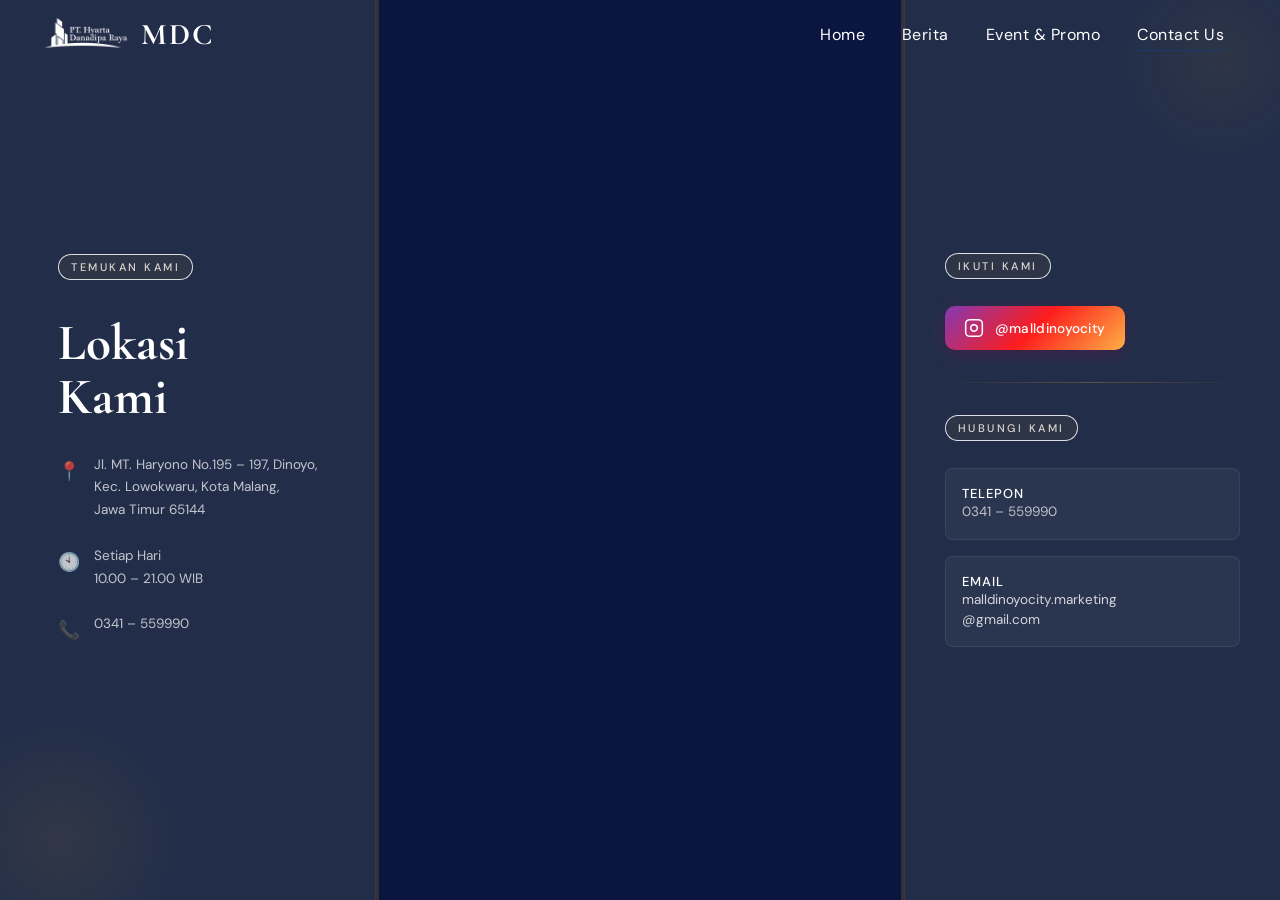
<file: 8contactus.html>
<!DOCTYPE html>
<html lang="id">
<head>
  <meta charset="UTF-8">
  <meta name="viewport" content="width=device-width, initial-scale=1.0">
  <title>Contact Us – Mall Dinoyo City</title>
  <link rel="stylesheet" href="1utama.css">
  <link rel="stylesheet" href="8contactus.css">
  <link rel="preconnect" href="https://fonts.googleapis.com">
  <link rel="preconnect" href="https://fonts.gstatic.com" crossorigin>
  <link href="https://fonts.googleapis.com/css2?family=Cormorant+Garamond:wght@300;400;600;700&family=DM+Sans:wght@300;400;500&display=swap" rel="stylesheet">
</head>
<body>

  <!-- ======= NAVBAR ======= -->
  <nav class="navbar" id="navbar">
    <div class="navbar-logo">
      <img src="fotologo.png" alt="Logo HDR" class="nav-logo-img">
      <span class="nav-brand">MDC</span>
    </div>
    <div class="navbar-links">
      <a href="2malldinoyo.html" class="nav-link active">Home</a>
      <a href="7berita.html" class="nav-link">Berita</a>
      <a href="9promo.html" class="nav-link">Event & Promo</a>
      <a href="8contactus.html" class="nav-link">Contact Us</a>
    </div>
    <button class="hamburger" id="hamburger" aria-label="Menu">
      <span></span><span></span><span></span>
    </button>
  </nav>

  <div class="mobile-drawer" id="mobileDrawer">
      <a href="2malldinoyo.html" class="nav-link active">Home</a>
      <a href="7berita.html" class="nav-link">Berita</a>
      <a href="9promo.html" class="nav-link">Event & Promo</a>
      <a href="8contactus.html" class="nav-link">Contact Us</a>
  </div>

  <!-- ======= HALAMAN UTAMA : 3 KOLOM ======= -->
  <section class="contact-page">

    <!-- KOLOM 1 : Info -->
    <div class="sisi-info">
      <div class="info-content">
        <span class="section-tag reveal">Temukan Kami</span>
        <h2 class="info-judul reveal">Lokasi<br>Kami</h2>
        <div class="info-baris reveal">
          <div class="info-item">
            <span class="info-icon">📍</span>
            <span>Jl. MT. Haryono No.195 – 197, Dinoyo,<br>Kec. Lowokwaru, Kota Malang,<br>Jawa Timur 65144</span>
          </div>
          <div class="info-item">
            <span class="info-icon">🕙</span>
            <span>Setiap Hari<br>10.00 – 21.00 WIB</span>
          </div>
          <div class="info-item">
            <span class="info-icon">📞</span>
            <span>0341 – 559990</span>
          </div>
        </div>
      </div>
    </div>

    <!-- KOLOM 2 : Maps -->
    <div class="sisi-maps">
      <iframe
        src="https://www.google.com/maps/embed?pb=!1m18!1m12!1m3!1d3951.3!2d112.6139!3d-7.9456!2m3!1f0!2f0!3f0!3m2!1i1024!2i768!4f13.1!3m3!1m2!1s0x2dd629644d2ad3a3%3A0x6e5d33e6e3d3e3e3!2sMall%20Dinoyo%20City!5e0!3m2!1sid!2sid!4v1234567890"
        allowfullscreen=""
        loading="lazy"
        title="Lokasi Mall Dinoyo City">
      </iframe>
    </div>

    <!-- KOLOM 3 : Sosial & Kontak -->
    <div class="sisi-sosial">
      <div class="sosial-content">

        <div class="sosial-blok reveal">
          <span class="section-tag">Ikuti Kami</span>
          <a href="https://www.instagram.com/malldinoyocity" target="_blank" rel="noopener" class="ig-btn">
            <svg viewBox="0 0 24 24" fill="none" stroke="currentColor" stroke-width="1.8">
              <rect x="2" y="2" width="20" height="20" rx="5" ry="5"/>
              <path d="M16 11.37A4 4 0 1 1 12.63 8 4 4 0 0 1 16 11.37z"/>
              <line x1="17.5" y1="6.5" x2="17.51" y2="6.5"/>
            </svg>
            @malldinoyocity
          </a>
        </div>

        <div class="sosial-divider"></div>

        <div class="sosial-blok reveal">
          <span class="section-tag">Hubungi Kami</span>
          <div class="contact-list">
            <div class="contact-item-row">
              <span class="contact-label">Telepon</span>
              <span class="contact-val">0341 – 559990</span>
            </div>
            <div class="contact-item-row">
              <span class="contact-label">Email</span>
              <a href="mailto:malldinoyocity.marketing@gmail.com" class="contact-val contact-link">
                malldinoyocity.marketing<br>@gmail.com
              </a>
            </div>
          </div>
        </div>

      </div>
    </div>

  </section>

  <button class="scroll-top" id="scrollTop" aria-label="Scroll to top">↑</button>
  <script src="1utama.js"></script>
</body>
</html>
</file>
<file: 1utama.css>
/* ===== IMPORT FONTS ===== */
@import url('https://fonts.googleapis.com/css2?family=Cormorant+Garamond:wght@300;400;600;700&family=DM+Sans:wght@300;400;500&display=swap'); /* Mengimpor font Cormorant Garamond dan DM Sans dari Google Fonts */

/* ===== CSS VARIABLES ===== */
:root {
  --navy:      #1B3A6B;   /* Warna biru tua utama website */
  --navy-mid:  #1B3A6B;   /* Variasi warna biru tua */
  --gold:      #1B3A6B;   /* Warna aksen utama */
  --gold-light:#4A6FA5;   /* Warna biru terang untuk hover */
  --blue:      #EAF0FA;   /* Warna biru muda background */
  --cream:     #F8F8F8;   /* Warna cream terang */
  --white:     #ffffff;   /* Warna putih */
  --gray:      #8b919c;   /* Warna abu untuk teks */
  --gray-light:#e6e9f1;   /* Warna abu muda untuk border */
  --red-dark:  #4A6FA5;   /* Warna tambahan */
  --text-muted:#9CA3AF;   /* Warna teks redup */
  --font-display: 'Cormorant Garamond', Georgia, serif; /* Font judul */
  --font-body: 'DM Sans', Arial, sans-serif; /* Font isi */
  --transition: 0.4s cubic-bezier(0.25, 0.46, 0.45, 0.94); /* Efek transisi halus */
}

/* ===== RESET & BASE ===== */
*, *::before, *::after { 
  box-sizing: border-box; /* Ukuran elemen termasuk padding dan border */
  margin: 0; /* Menghapus margin bawaan */
  padding: 0; /* Menghapus padding bawaan */
}

html { 
  scroll-behavior: smooth; /* Scroll halaman menjadi halus */
}

body {
  font-family: var(--font-body); /* Menggunakan font isi */
  background: var(--white); /* Background putih */
  color: #1a1a1a; /* Warna teks utama */
  overflow-x: hidden; /* Mencegah scroll horizontal */
  cursor: default; /* Cursor normal */
}

/* ===== CUSTOM CURSOR ===== */
.custom-cursor {
  width: 12px; /* Lebar cursor */
  height: 12px; /* Tinggi cursor */
  background: var(--navy); /* Warna cursor */
  border-radius: 50%; /* Membuat lingkaran */
  position: fixed; /* Posisi tetap */
  pointer-events: none; /* Tidak bisa diklik */
  z-index: 9999; /* Lapisan paling atas */
  transition: transform 0.15s ease; /* Animasi membesar */
  mix-blend-mode: multiply; /* Efek warna cursor */
}

.custom-cursor.grow { 
  transform: scale(3); /* Cursor membesar 3x */
  opacity: 0.5; /* Cursor lebih transparan */
}

/* ===== SCROLL REVEAL ===== */
.reveal {
  opacity: 0; /* Awalnya transparan */
  transform: translateY(40px); /* Posisi awal turun 40px */
  transition: opacity 0.7s ease, transform 0.7s ease; /* Animasi muncul */
}

.reveal.visible {
  opacity: 1; /* Menjadi terlihat */
  transform: translateY(0); /* Kembali ke posisi normal */
}

.reveal:nth-child(2) { transition-delay: 0.1s; } /* Delay animasi elemen ke-2 */
.reveal:nth-child(3) { transition-delay: 0.2s; } /* Delay animasi elemen ke-3 */
.reveal:nth-child(4) { transition-delay: 0.3s; } /* Delay animasi elemen ke-4 */
.reveal:nth-child(5) { transition-delay: 0.15s; } /* Delay animasi elemen ke-5 */
.reveal:nth-child(6) { transition-delay: 0.25s; } /* Delay animasi elemen ke-6 */

/* ===== ANIMATIONS ===== */
@keyframes slideUp {
  from { 
    opacity: 0; /* Awalnya tidak terlihat */
    transform: translateY(60px); /* Posisi awal lebih bawah */
  }
  to {   
    opacity: 1; /* Menjadi terlihat */
    transform: translateY(0); /* Posisi normal */
  }
}

@keyframes fadeIn {
  from { opacity: 0; } /* Transparan */
  to { opacity: 1; } /* Muncul */
}

@keyframes float {
  0%, 100% { transform: translateY(0); } /* Posisi normal */
  50% { transform: translateY(-8px); } /* Bergerak naik */
}
@keyframes scrollLine {
  0%   { transform: scaleY(0); transform-origin: top; } /* Garis mulai dari atas dengan ukuran 0 */
  50%  { transform: scaleY(1); transform-origin: top; } /* Garis memanjang penuh dari atas */
  50.01% { transform: scaleY(1); transform-origin: bottom; } /* Titik awal animasi pindah ke bawah */
  100% { transform: scaleY(0); transform-origin: bottom; } /* Garis mengecil ke bawah */
}

@keyframes pulse {
  0%, 100% { opacity: 1; } /* Elemen terlihat penuh */
  50% { opacity: 0.4; } /* Elemen menjadi lebih redup */
}

/* ===== SECTION TAG ===== */
.section-tag {
  font-family: var(--font-body); /* Menggunakan font isi utama */
  font-size: 11px; /* Ukuran teks kecil */
  font-weight: 500; /* Ketebalan sedang */
  letter-spacing: 3px; /* Jarak antar huruf */
  text-transform: uppercase; /* Huruf menjadi kapital */
  color: var(--navy); /* Warna biru tua */
  display: block; /* Elemen ditampilkan sebagai blok */
  margin-bottom: 0.5rem; /* Jarak bawah */
}

.section-tag.light { 
  color: var(--gold-light); /* Warna versi terang */
}

.section-tag.dark {  
  color: var(--navy); /* Warna versi gelap */
}

.section-title {
  font-family: var(--font-display); /* Font khusus judul */
  font-size: 45px; /* Ukuran judul besar */
  font-weight: 600; /* Ketebalan semi bold */
  color: var(--navy); /* Warna biru tua */
  line-height: 1.1; /* Jarak antar baris */
}

.section-title.light { 
  color: var(--navy); /* Warna judul versi terang */
}

/* ===== NAVBAR ===== */
.navbar {
  position: fixed; /* Navbar tetap di atas saat discroll */
  top: 0; left: 0; right: 0; /* Menempel di bagian atas */
  z-index: 100; /* Layer di atas elemen lain */
  display: flex; /* Menggunakan flexbox */
  align-items: center; /* Isi rata tengah vertikal */
  padding: 1rem 2.5rem; /* Jarak dalam navbar */
  background: transparent; /* Background transparan */
  transition: background var(--transition), padding var(--transition), backdrop-filter var(--transition); /* Animasi transisi */
}

.navbar.scrolled {
  background: rgba(255, 255, 255, 0.96); /* Background putih transparan saat discroll */
  backdrop-filter: blur(12px); /* Efek blur */
  padding: 0.8rem 2.5rem; /* Padding lebih kecil */
  box-shadow: 0 1px 0 var(--gray-light); /* Bayangan bawah tipis */
}

.navbar-logo {
  display: flex; /* Flexbox */
  align-items: center; /* Tengah vertikal */
  gap: 0.6rem; /* Jarak antar elemen */
  text-decoration: none; /* Menghapus garis bawah link */
  margin-right: auto; /* Mendorong menu ke kanan */
}

.nav-logo-img {
  height: 36px; /* Tinggi logo */
  width: auto; /* Lebar otomatis */
  filter: brightness(0) invert(1); /* Logo menjadi putih */
  object-fit: contain; /* Menyesuaikan gambar */
}

.navbar.scrolled .nav-logo-img {
  filter: none; /* Logo kembali normal saat scroll */
}

.nav-brand {
  font-family: var(--font-display); /* Font judul */
  font-size: 30px; /* Ukuran teks logo */
  font-weight: 700; /* Tebal */
  color: var(--white); /* Warna putih */
  letter-spacing: 2px; /* Jarak antar huruf */
}

.navbar.scrolled .nav-brand {
  color: var(--navy); /* Warna berubah saat scroll */
}

.navbar-links {
  display: flex; /* Menu horizontal */
  gap: 0.3rem; /* Jarak antar menu */
  align-items: center; /* Tengah vertikal */
}

.nav-link {
  text-decoration: none; /* Hilangkan garis bawah */
  color: white; /* Warna teks putih */
  font-size: 16px; /* Ukuran teks menu */
  font-weight: 400; /* Ketebalan normal */
  letter-spacing: 0.5px; /* Jarak huruf */
  padding: 0.5rem 1rem; /* Ruang dalam menu */
  border-radius: 4px; /* Sudut melengkung */
  transition: color var(--transition), background var(--transition); /* Efek hover */
  position: relative; /* Agar pseudo element bisa diposisikan */
}

.navbar.scrolled .nav-link {
  color: var(--gray); /* Warna menu saat scroll */
}

.navbar.scrolled .nav-link:hover,
.navbar.scrolled .nav-link.active {
  color: var(--navy); /* Warna menu aktif */
}

.nav-link::after {
  content: ''; /* Membuat garis bawah */
  position: absolute; /* Posisi absolut */
  bottom: 2px; left: 1rem; right: 1rem; /* Posisi garis */
  height: 1px; /* Tinggi garis */
  background: var(--navy); /* Warna garis */
  transform: scaleX(0); /* Awalnya tidak terlihat */
  transition: transform var(--transition); /* Animasi garis */
}

.nav-link:hover::after,
.nav-link.active::after { 
  transform: scaleX(1); /* Garis muncul penuh */
}

.nav-link:hover { 
  color: var(--white); /* Warna saat hover */
}

.nav-link.active { 
  color: var(--white); /* Warna menu aktif */
}

.hamburger {
  display: none; /* Disembunyikan di desktop */
  flex-direction: column; /* Garis tersusun vertikal */
  gap: 5px; /* Jarak antar garis */
  background: none; /* Tanpa background */
  border: none; /* Tanpa border */
  cursor: pointer; /* Cursor tangan */
  padding: 4px; /* Ruang dalam */
}

.hamburger span {
  display: block; /* Garis tampil blok */
  width: 24px; /* Lebar garis */
  height: 2px; /* Tinggi garis */
  background: white; /* Warna putih */
  border-radius: 2px; /* Sudut melengkung */
  transition: var(--transition); /* Animasi */
}

.mobile-drawer {
  display: flex; /* Flexbox */
  position: fixed; /* Tetap di layar */
  top: 0; right: -100%; /* Awalnya di luar layar */
  width: 250px; /* Lebar drawer */
  height: 100%; /* Tinggi penuh */
  background: var(--gray); /* Background abu */
  z-index: 1000; /* Layer atas */
  flex-direction: column; /* Isi vertikal */
  padding: 2rem 2rem 2rem; /* Ruang dalam */
  gap: 0.5rem; /* Jarak antar menu */
  transition: right 0.35s ease; /* Animasi buka tutup */
  visibility: hidden; /* Disembunyikan */
  box-shadow: -4px 0 24px rgba(0,0,0,0.08); /* Bayangan */
}

.mobile-drawer.open {
  right: 0; /* Drawer muncul */
  visibility: visible; /* Ditampilkan */
}

.drawer-link {
  text-decoration: none; /* Hilangkan garis bawah */
  color: var(--gray); /* Warna teks */
  font-size: 15px; /* Ukuran teks */
  padding: 0.75rem 0; /* Ruang dalam */
  border-bottom: 1px solid var(--gray-light); /* Garis bawah */
  transition: color var(--transition); /* Efek hover */
}

.drawer-link:hover { 
  color: var(--navy); /* Warna berubah saat hover */
}

/* ===== HERO ===== */
.halaman1 {
  height: 100vh; /* Tinggi section penuh 1 layar */
  position: relative; /* Agar elemen absolute di dalamnya mengikuti section ini */
  display: flex; /* Menggunakan flexbox */
  align-items: center; /* Isi rata tengah vertikal */
  justify-content: center; /* Isi rata tengah horizontal */
  overflow: hidden; /* Menyembunyikan elemen yang keluar area */
  
  background:
    linear-gradient(135deg, rgba(29, 55, 95, 0.72) 0%, rgba(178, 187, 201, 0.5) 100%), 
    /* Gradient gelap transparan agar teks lebih mudah dibaca */

    url("background.jpg") center/cover no-repeat;
    /* Background gambar:
       - center = posisi gambar di tengah
       - cover = gambar memenuhi area
       - no-repeat = gambar tidak diulang */
}

.hero-overlay {
  position: absolute; /* Menempel di atas background */
  inset: 0; /* Menutupi seluruh area parent */
  
  background: 
    radial-gradient(ellipse at 20% 50%, rgba(255,255,255,0.06) 0%, transparent 60%),
    /* Cahaya transparan di kiri */

    radial-gradient(ellipse at 80% 20%, rgba(255,255,255,0.04) 0%, transparent 50%);
    /* Cahaya transparan di kanan atas */

  pointer-events: none;
  /* Overlay tidak mengganggu klik */
}

.hero-content {
  text-align: center; /* Semua teks rata tengah */
  z-index: 2; /* Posisi di atas overlay */
  
  display: flex; /* Flexbox */
  flex-direction: column; /* Susunan vertikal */
  align-items: center; /* Tengah horizontal */
  gap: 1.2rem; /* Jarak antar elemen */
}

.hero-badge {
  font-size: 11px; /* Ukuran teks kecil */
  font-weight: 500; /* Ketebalan sedang */
  letter-spacing: 4px; /* Jarak antar huruf */
  text-transform: uppercase; /* Huruf kapital */
  color: var(--white); /* Warna putih */
  border: 1px solid rgba(255,255,255,0.45); /* Border putih transparan */
  padding: 0.4rem 1.2rem; /* Ruang dalam */
  border-radius: 20px; /* Membuat oval */
  animation: fadeIn 1s ease 0.3s both; /* Animasi muncul perlahan */
}

.teks1 {
  font-family: var(--font-display); /* Font khusus judul */
  font-size: clamp(36px, 6vw, 72px); /* Ukuran font responsif: minimal 36px, ideal 6vw, maksimal 72px */
  font-weight: 700; /* Tebal */
  color: var(--white); /* Warna putih */
  line-height: 1.05; /* Jarak antar baris rapat */
  letter-spacing: 2px; /* Jarak antar huruf */
  animation: slideUp 1s ease 0.5s both; /* Animasi muncul dari bawah */
}

.teks2 {
  font-size: 15px; /* Ukuran teks isi */
  color: rgba(255,255,255,0.80); /* Warna putih transparan */
  line-height: 1.8; /* Jarak antar baris */
  animation: slideUp 1s ease 0.7s both; /* Animasi muncul */
  max-width: 480px; /* Lebar maksimum teks */
}

.hero-cta {
  display: inline-block; /* Tombol mengikuti ukuran isi */
  text-decoration: none; /* Menghilangkan garis bawah */
  color: var(--white); /* Warna teks putih */
  background: var(--navy); /* Background biru tua */
  padding: 0.75rem 2rem; /* Ruang dalam tombol */
  font-size: 13px; /* Ukuran teks tombol */
  font-weight: 500; /* Ketebalan teks */
  letter-spacing: 1px; /* Jarak antar huruf */
  border-radius: 2px; /* Sudut sedikit melengkung */
  animation: slideUp 1s ease 0.9s both; /* Animasi muncul */
  transition: background var(--transition), transform var(--transition), color var(--transition); /* Efek hover halus */
  margin-top: 0.5rem; /* Jarak atas */
}

.hero-cta:hover {
  background: var(--blue); /* Background berubah saat hover */
  transform: translateY(-2px); /* Tombol sedikit naik */
}

.hero-scroll-hint {
  position: absolute; /* Posisi bebas di dalam hero */
  bottom: 2rem; /* Jarak dari bawah */
  left: 50%; /* Posisi horizontal tengah */
  transform: translateX(-50%); /* Koreksi agar benar-benar di tengah */
  display: flex;
  flex-direction: column;
  align-items: center; /* Isi tersusun vertikal dan rata tengah */
  gap: 0.5rem; /* Jarak antar elemen */
  animation: fadeIn 1s ease 2s both; /* Muncul setelah 2 detik */
}

.hero-scroll-hint span {
  font-size: 10px; /* Ukuran teks kecil */
  letter-spacing: 3px; /* Jarak antar huruf */
  text-transform: uppercase; /* Huruf kapital */
  color: rgba(255, 255, 255, 0.685); /* Warna putih transparan */
}

.scroll-line {
  width: 1px; /* Lebar garis */
  height: 40px; /* Tinggi garis */
  background: rgba(255, 255, 255, 0.801); /* Warna garis */
  animation: scrollLine 1.5s ease-in-out infinite; /* Animasi garis bergerak terus menerus */
}
/* ===== HALAMAN 2 ===== */
.halaman2 {
  background: var(--white);
  padding: 5rem 2rem 3rem;
  display: flex;
  flex-direction: column;
  align-items: center;
  gap: 2.5rem;
}

.halaman2-inner {
  display: flex;
  align-items: center;
  gap: 3rem;
  max-width: 900px;
  width: 100%;
}

.fotologo {
  width: 250px;
  height: auto;
  animation: float 4s ease-in-out infinite;
  flex-shrink: 0;
}

.halaman2-text {
  display: flex;
  flex-direction: column;
  gap: 0.75rem;
}

.teks3 {
  font-family: var(--font-display);
  font-size: 30px;
  color: var(--navy);
  font-weight: 600;
}

.teks3-sub {
  font-size: 20px;
  color: var(--gray);
  line-height: 1.8;
  max-width: 800px;
}

/* Stat bar */
.stat-bar {
  display: flex;
  gap: 0;
  background: var(--white);
  border: 1px solid var(--gray-light);
  border-radius: 4px;
  overflow: hidden;
  width: 100%;
  max-width: 700px;
}
.stat-item {
  flex: 1;
  display: flex;
  flex-direction: column;
  align-items: center;
  justify-content: center;
  padding: 1.5rem 1rem;
  gap: 0.3rem;
}
.stat-num {
  font-family: var(--font-display);
  font-size: 50px;
  font-weight: 700;
  color: var(--navy);
  line-height: 1;
}
.stat-pct {
  font-family: var(--font-display);
  font-size: 30px;
  color: var(--navy);
  margin-left: 2px;
}
.stat-label {
  font-size: 20px;
  letter-spacing: 1px;
  color: var(--gray);
  text-transform: uppercase;
}
.stat-divider {
  width: 1px;
  background: var(--gray-light);
  margin: 1rem 0;
}

/* ===== HALAMAN 3 : VISI MISI ===== */
.halaman3 {
  background: var(--gray-light);
  padding: 5rem 3rem;
  display: flex;
  flex-direction: column;
  align-items: center;
  gap: 2.5rem;
  position: relative;
  overflow: hidden;
}
.halaman3::before {
  content: '';
  position: absolute;
  top: -60px; right: -60px;
  width: 300px; height: 300px;
  border: 1px solid rgba(27,58,107,0.2);
  border-radius: 50%;
  pointer-events: none;
}
.halaman3::after {
  content: '';
  position: absolute;
  bottom: -80px; left: -80px;
  width: 300px; height: 300px;
  border: 1px solid rgba(27,58,107,0.3);
  border-radius: 50%;
  box-shadow: 10px 10px 10px 20px rgba(27,58,107,0.04); /* lingkaran kedua */
  pointer-events: none;
}

.halaman3-header {
  text-align: center;
}

.container {
  display: grid;
  grid-template-columns: 1fr 1fr;
  gap: 3rem;
  width: 90%;
  z-index: 1;
  height: fit-content;
}

.halaman3 .section {
  background: var(--white);
  border: 1px solid var(--gray-light);
  border-radius: 4px;
  padding: 2rem;
  transition: background var(--transition), border-color var(--transition), box-shadow var(--transition);
  align-items: start;
  height: fit-content; /* tambahkan ini */
}
.halaman3 .section:hover {
  border-color: var(--navy);
  box-shadow: 0 8px 24px rgba(27,58,107,0.08);
}

.halaman3 .section h2 {
  font-family: var(--font-display);
  font-size: 27px;
  font-weight: 600;
  text-align: center;
  margin-bottom: 1rem;
  color: var(--navy);
  padding-bottom: 0.75rem;
  border-bottom: 1px solid var(--gray-light);
}

.halaman3 .section p,
.halaman3 .section li {
  font-size: 17px;
  line-height: 1.9;
  color: var(--navy);
}

.halaman3 .section ul {
  padding-left: 1.2rem;
}

.halaman3 .section li {
  margin-bottom: 0.75rem;
}

/* ===== HALAMAN 4 : BIDANG USAHA ===== */
.halaman4 {
  background: var(--white);
  padding: 3rem 3rem;
  display: flex;
  flex-direction: column;
  align-items: center;
  gap: 2rem;
  border-top: 1px solid var(--gray-light);
}

.halaman4-header { text-align: center; }

.judul {
  font-family: var(--font-display);
  font-size: 30px;
  font-weight: 700;
  color: var(--navy);
  text-transform: uppercase;
  letter-spacing: 2px;
  margin-bottom: 0;
}

.halaman4 .grid {
  display: grid;
  grid-template-columns: 1fr 1fr 1fr;
  gap: 1.5rem;
  width: 75%;
}

.halaman4 .kartu {
  background: var(--cream);
  border: 1px solid rgba(73, 76, 82, 0.212);
  border-radius: 4px;
  overflow: hidden;
  transition: transform var(--transition), box-shadow var(--transition), border-color var(--transition);
}
.halaman4 .kartu:hover {
  transform: translateY(-6px);
  box-shadow: 0 16px 40px rgba(68, 97, 143, 0.1);
  border-color: var(--navy);
}

.kartu-icon {
  font-size: 28px;
  padding: 1rem 1rem 1rem;
  display: block;
  text-align: center;
  color: #ffffff;
}

.kartu-header {
  padding: 0.6rem 1.2rem;
  font-weight: 600;
  font-size: 18px;
  letter-spacing: 1.5px;
  text-transform: uppercase;
  color: rgb(58, 56, 56);
  background: var(--gray-light);
}

.kartu-body {
  padding: 0.9rem 1.2rem 1.2rem;
}

.halaman4 .kartu-body ul { padding-left: 1.1rem; }
.halaman4 .kartu-body li {
  font-size: 16px;
  color: rgb(56, 55, 55);
  line-height: 1.8;
  margin-bottom: 0.4rem;
}

/* ===== HALAMAN 5 : LEGALITAS ===== */
.halaman5 {
  background: var(--cream);
  padding: 5rem 3rem;
  display: flex;
  flex-direction: column;
  align-items: center;
  gap: 2rem;
}

.halaman5-header { text-align: center; }

.judul-halaman {
  font-family: var(--font-display);
  font-size: 30px;
  font-weight: 700;
  color: var(--navy);
  text-transform: uppercase;
  letter-spacing: 2px;
}

.halaman5 .grid {
  display: grid;
  grid-template-columns: 1fr 1fr 1fr;
  gap: 1rem;
  width: 70%;
}

.halaman5 .kartu {
  border: 1px solid var(--gray-light);
  border-radius: 4px;
  background: var(--white);
  overflow: hidden;
  transition: transform var(--transition), box-shadow var(--transition);
}
.halaman5 .kartu:hover {
  transform: translateY(-4px);
  box-shadow: 0 8px 24px rgba(27,58,107,0.08);
}

.biru  { background: var(--navy); color: white; }
.merah { background: var(--gold-light); color: white; }

.kartu-body {
  padding: 0.9rem 1.1rem;
  font-size: 15px;
  color: var(--gray);
  line-height: 1.7;
}

/* ===== HALAMAN 6 : GEDUNG ===== */
.halaman6 {
  background: var(--white);
  padding: 5rem 3rem;
  display: flex;
  flex-direction: column;
  align-items: center;
  gap: 2rem;
  position: relative;
  overflow: hidden;
}
.halaman6::before {
  content: '';
  position: absolute;
  inset: 0;
  background: none;
  pointer-events: none;
}

.halaman6-header {
  text-align: center;
  z-index: 1;
}

.teks-gedung {
  font-size: 18px;
  text-align: center;
  color: var(--gray);
  line-height: 2;
  z-index: 1;
}
.teks-gedung strong { color: var(--navy); }

.halaman6 .grid {
  display: grid;
  grid-template-columns: 1fr 1fr;
  gap: 1.5rem;
  width: 55%;
  z-index: 1;
}

.halaman6 .kartu {
  text-decoration: none;
  color: var(--navy);
  border-radius: 4px;
  overflow: hidden;
  border: 1px solid var(--gray-light);
  transition: transform var(--transition), box-shadow var(--transition);
  background: white;
}
.halaman6 .kartu:hover {
  transform: translateY(-6px);
  box-shadow: 0 20px 48px rgba(27,58,107,0.12);
}

.kartu-img-wrap {
  position: relative;
  overflow: hidden;
}

.halaman6 .kartu img {
  width: 100%;
  height: 200px;
  display: block;
  object-fit: cover;
  transition: transform 0.6s ease;
}
.halaman6 .kartu:hover img { transform: scale(1.06); }

.kartu-overlay {
  position: absolute;
  inset: 0;
  background: rgba(27,58,107,0.55);
  display: flex;
  align-items: center;
  justify-content: center;
  color: var(--white);
  font-size: 17px;
  font-weight: 600;
  letter-spacing: 1px;
  opacity: 0;
  transition: opacity var(--transition);
}
.halaman6 .kartu:hover .kartu-overlay { opacity: 1; }

.halaman6 .kartu p {
  padding: 0.9rem 1rem;
  font-weight: 600;
  font-size: 17px;
  letter-spacing: 0.5px;
  text-align: center;
  margin: 0;
  background: white;
  color: var(--navy);
}

/* ===== HALAMAN 8 : CONTACT ===== */
.halaman8 {
  background: var(--cream);
  display: flex;
  flex-direction: column;
  align-items: center;
  justify-content: center;
  padding: 5rem 3rem 0;
}

.contact-inner {
  display: flex;
  flex-direction: column;
  align-items: center;
  gap: 2.5rem;
  width: 100%;
  max-width: 800px;
  padding-bottom: 3rem;
}

.h1 {
  font-family: var(--font-display);
  font-size: 36px;
  font-weight: 600;
  color: var(--navy);
  text-align: center;
  padding-bottom: 0.75rem;
  border-bottom: 1px solid var(--gray-light);
}

.contact-grid {
  display: flex;
  gap: 0;
  width: 100%;
  justify-content: center;
  align-items: stretch;
}

.contact-item {
  flex: 1;
  display: flex;
  flex-direction: column;
  align-items: center;
  gap: 0.5rem;
  padding: 1.5rem;
  text-align: center;
  transition: background var(--transition);
  border-radius: 4px;
}
.contact-item:hover { background: var(--blue); }

.contact-icon {
  font-size: 24px;
  margin-bottom: 0.3rem;
  color: var(--navy);
}

.h2 {
  font-family: var(--font-display);
  font-size: 20px;
  font-weight: 600;
  color: var(--navy);
  letter-spacing: 1px;
}

.p {
  font-size: 17px;
  color: var(--gray);
  line-height: 1.6;
}

.contact-divider {
  width: 1px;
  background: var(--gray-light);
  margin: 1.5rem 0;
}

.footer-bar {
  width: 100%;
  border-top: 1px solid var(--gray-light);
  text-align: center;
  padding: 1.2rem;
}
.footer-bar p {
  font-size: 12px;
  color: var(--gray);
  letter-spacing: 0.5px;
}

/* ===== SCROLL TO TOP ===== */
.scroll-top {
  position: fixed;
  bottom: 2rem;
  right: 2rem;
  width: 44px; height: 44px;
  background: var(--navy);
  color: var(--white);
  border: none;
  border-radius: 50%;
  font-size: 18px;
  font-weight: bold;
  cursor: pointer;
  z-index: 50;
  opacity: 0;
  transform: translateY(20px);
  transition: opacity var(--transition), transform var(--transition), background var(--transition);
  display: flex;
  align-items: center;
  justify-content: center;
}
.scroll-top.visible { opacity: 1; transform: translateY(0); }
.scroll-top:hover { background: var(--gold-light); }

/* ===== RESPONSIVE ===== */
@media (max-width: 768px) {
  .navbar-links { display: none; }
  .hamburger { display: flex; }
  .halaman2-inner { flex-direction: column; text-align: center; }
  .container { grid-template-columns: 1fr; gap: 1.5rem; }
  .halaman4 .grid { grid-template-columns: 1fr; width: 95%; }
  .halaman5 .grid { grid-template-columns: 1fr 1fr; width: 95%; }
  .halaman6 .grid { grid-template-columns: 1fr; width: 90%; }
  .stat-bar { flex-direction: column; max-width: 300px; }
  .stat-divider { width: 60%; height: 1px; margin: 0 auto; }
  .contact-grid { flex-direction: column; }
  .contact-divider { width: 60%; height: 1px; margin: 0 auto; }
}
</file>
<file: 2malldinoyo.css>
/* ============================================================
   2malldinoyo.css
   Hanya style KHUSUS halaman Mall Dinoyo City.
   Navbar, font, warna, animasi → sudah dari 1utama.css
   ============================================================ */

/* ======= HALAMAN 1 : SPLIT HERO ======= */

.navbar {
  position: fixed;
  top: 0; left: 0; right: 0;
  z-index: 100;
  display: flex;
  align-items: center;
  padding: 1rem 2.5rem;
  background: transparent;
  transition: background var(--transition), padding var(--transition), backdrop-filter var(--transition);
}
.navbar.scrolled {
  background: rgba(255, 255, 255, 0.96);
  backdrop-filter: blur(12px);
  padding: 0.8rem 2.5rem;
  box-shadow: 0 1px 0 var(--gray-light);
}

.navbar-logo {
  display: flex;
  align-items: center;
  gap: 0.6rem;
  text-decoration: none;
  margin-right: auto;
}
.nav-logo-img {
  height: 36px;
  width: auto;
  filter: brightness(0) invert(1);
  object-fit: contain;
}
.navbar.scrolled .nav-logo-img {
  filter: none;
}
.nav-brand {
  font-family: var(--font-display);
  font-size: 30px;
  font-weight: 700;
  color: var(--white);
  letter-spacing: 2px;
}
.navbar.scrolled .nav-brand {
  color: var(--navy);
}

.navbar-links {
  display: flex;
  gap: 0.3rem;
  align-items: center;
}
.nav-link {
  text-decoration: none;
  color: var(--navy);
  font-size: 16px;
  font-weight: 400;
  letter-spacing: 0.5px;
  padding: 0.5rem 1rem;
  border-radius: 4px;
  transition: color var(--transition), background var(--transition);
  position: relative;
}
.navbar.scrolled .nav-link {
  color: var(--navy);
}
.navbar.scrolled .nav-link:hover,
.navbar.scrolled .nav-link.active {
  color: var(--nvy);
}
.nav-link::after {
  content: '';
  position: absolute;
  bottom: 2px; left: 1rem; right: 1rem;
  height: 1px;
  background: var(--navy);
  transform: scaleX(0);
  transition: transform var(--transition);
}
.nav-link:hover::after,
.nav-link.active::after { transform: scaleX(1); }
.nav-link:hover { color: var(--navy); }
.nav-link.active { color: var(--navy); }

.hamburger {
  display: none;
  flex-direction: column;
  gap: 5px;
  background: none;
  border: none;
  cursor: pointer;
  padding: 4px;
}
.hamburger span {
  display: block;
  width: 24px; height: 2px;
  background: white;
  border-radius: 2px;
  transition: var(--transition);
}

.mobile-drawer {
  display: flex;
  position: fixed;
  top: 0; right: -100%;
  width: 260px; height: 100%;
  background: var(--white);
  z-index: 1000;
  flex-direction: column;
  padding: 5rem 2rem 2rem;
  gap: 0.5rem;
  transition: right 0.35s ease;
  visibility: hidden;
  box-shadow: -4px 0 24px rgba(0,0,0,0.08);
}
.mobile-drawer.open {
  right: 0;
  visibility: visible;
}
.drawer-link {
  text-decoration: none;
  color: var(--gray);
  font-size: 15px;
  padding: 0.75rem 0;
  border-bottom: 1px solid var(--gray-light);
  transition: color var(--transition);
}
.drawer-link:hover { color: var(--navy); }

.halaman1-mdc {
  height: 100vh;
  display: flex;
  flex-direction: row;
}

/* Sisi kiri: foto */
.halaman1-mdc .sisi-foto {
  flex: 1;
  background:
    linear-gradient(135deg, rgba(7,19,58,0.5) 0%, rgba(7,19,58,0.2) 100%),
    url("mdc.png") center / cover no-repeat;
  display: flex;
  align-items: flex-end;
  padding: 2.5rem;
  position: relative;
  overflow: hidden;
}

.halaman1-mdc .sisi-foto::after {
  content: '';
  position: absolute;
  inset: 0;
  background: radial-gradient(ellipse at 30% 70%, rgba(232,160,32,0.12) 0%, transparent 60%);
  pointer-events: none;
}

.foto-badge {
  background: var(--navy);
  color: var(--white);
  font-size: 14px;
  font-weight: 600;
  letter-spacing: 2px;
  text-transform: uppercase;
  padding: 0.4rem 1rem;
  border-radius: 2px;
  z-index: 1;
}

/* Sisi kanan: teks */
.halaman1-mdc .sisi-teks {
  flex: 1;
  background: var(--gray-light);
  display: flex;
  flex-direction: column;
  justify-content: center;
  padding: 4rem 3.5rem;
  gap: 1.2rem;
}

.judul-h1 {
  font-family: var(--font-display);
  font-size: clamp(38px, 5vw, 64px);
  font-weight: 700;
  color: var(--navy);
  line-height: 1.05;
  letter-spacing: 1px;
  margin: 0;
}

.garis-bawah {
  width: 60px;
  height: 3px;
  background: var(--navy);
  border-radius: 2px;
}

.halaman1-mdc .deskripsi {
  font-size: 14px;
  color: #555;
  line-height: 1.9;
  max-width: 400px;
}

/* Info bar jam operasional */
.jam-operasional {
  display: flex;
  gap: 0;
  border: 1px solid #e0ddd5;
  border-radius: 4px;
  overflow: hidden;
  max-width: 80%;
  margin-top: 0.5rem;
  background: white;
}

.jam-item {
  display: flex;
  flex-direction: column;
  padding: 0.9rem 1.4rem;
  gap: 0.2rem;
   flex: 1;
}

.jam-label {
  font-size: 10px;
  letter-spacing: 1.5px;
  text-transform: uppercase;
  color: #000000;
  font-weight: 500;
}

.jam-val {
  font-family: var(--font-display);
  font-size: 15px;
  font-weight: 600;
  color: var(--navy);
}

.jam-divider {
  width: 1px;
  background: #e0ddd5;
  margin: 0.75rem 0;
}


/* ======= HALAMAN 2 : GALERI TERANG ======= */

.halaman2-mdc {
  background: var(--cream);
  padding: 4rem 3rem 3rem;
  display: flex;
  flex-direction: column;
  align-items: center;
  gap: 2rem;
}

.galeri-header {
  text-align: center;
}

.galeri-judul {
  font-family: var(--font-display);
  font-size: 36px;
  font-weight: 600;
  color: var(--navy);
  margin: 0;
}

.galeri-judul.light { color: var(--white); }

.halaman2-mdc .galeri {
  display: grid;
  grid-template-columns: 1fr 1fr 1fr 1fr;
  gap: 10px;
  width: 92%;
  height: 55vh;
}

.halaman2-mdc .item {
  position: relative;
  overflow: hidden;
  background: #ddd;
  border-radius: 3px;
}

.halaman2-mdc .item-lebar {
  grid-column: span 4;
}

.halaman2-mdc .item img {
  width: 100%; height: 100%;
  object-fit: cover;
  display: block;
  transition: transform 0.5s ease;
}

.halaman2-mdc .item:hover img { transform: scale(1.05); }

.keterangan {
  position: absolute;
  bottom: 0; left: 0; right: 0;
  background: rgba(7,19,58,0.65);
  color: white;
  font-size: 12px;
  font-weight: 500;
  letter-spacing: 0.5px;
  padding: 0.5rem 0.75rem;
  text-align: center;
  transform: translateY(100%);
  transition: transform 0.3s ease;
}

.item:hover .keterangan { transform: translateY(0); }


/* ======= HALAMAN 3 : GALERI GELAP ======= */

.halaman3-mdc {
  background: var(--gray-light);
  padding: 4rem 3rem 3rem;
  display: flex;
  flex-direction: column;
  align-items: center;
  gap: 2rem;
  position: relative;
  overflow: hidden;
}

.halaman3-mdc::before {
  content: '';
  position: absolute;
  top: -80px; right: -80px;
  width: 350px; height: 350px;
  border: 1px solid rgba(232,160,32,0.08);
  border-radius: 50%;
  pointer-events: none;
}

.halaman3-mdc .galeri {
  display: grid;
  grid-template-columns: 1fr 1fr 1fr 1fr;
  grid-template-rows: 1fr 1fr;
  gap: 10px;
  width: 92%;
  height: 55vh;
  z-index: 1;
}

.halaman3-mdc .item {
  position: relative;
  overflow: hidden;
  background: rgba(255,255,255,0.05);
  border-radius: 3px;
  border: 1px solid rgba(255,255,255,0.06);
}

.halaman3-mdc .item-tinggi { grid-row: span 2; }

.halaman3-mdc .item img {
  width: 100%; height: 100%;
  object-fit: cover;
  display: block;
  transition: transform 0.5s ease;
}

.halaman3-mdc .item:hover img { transform: scale(1.05); }


.halaman4-mdc {
  background: var(--cream);
  padding: 4rem 3rem 3rem;
  display: flex;
  flex-direction: column;
  align-items: center;
  gap: 2rem;
  position: relative;
  overflow: hidden;
}

.halaman4-mdc::before {
  content: '';
  position: absolute;
  top: -80px; right: -80px;
  width: 350px; height: 350px;
  border: 1px solid rgba(232,160,32,0.08);
  border-radius: 50%;
  pointer-events: none;
}

.halaman4-mdc .galeri {
  display: grid;
  grid-template-columns: 1fr 1fr 1fr 1fr;
  grid-template-rows: 1fr 1fr;
  gap: 10px;
  width: 92%;
  height: 55vh;
  z-index: 1;
}

.halaman4-mdc .item {
  position: relative;
  overflow: hidden;
  background: rgba(255,255,255,0.05);
  border-radius: 3px;
  border: 1px solid rgba(255,255,255,0.06);
}

.halaman4-mdc .item img {
  width: 100%; height: 100%;
  object-fit: cover;
  display: block;
  transition: transform 0.5s ease;
}

.halaman4-mdc .item:hover img { transform: scale(1.05); }


/* ======= RESPONSIVE ======= */
@media (max-width: 768px) {
  .halaman1-mdc { flex-direction: column; }
  .halaman1-mdc .sisi-foto { height: 40vh; flex: none; }
  .halaman1-mdc .sisi-teks { padding: 2rem; }
  .halaman2-mdc .galeri,
  .halaman3-mdc .galeri {
    grid-template-columns: 1fr 1fr;
    height: auto;
  }
  .halaman2-mdc .item-lebar { grid-column: span 2; }
  .jam-operasional { flex-direction: column; width: 100%; }
  .jam-divider { width: 80%; height: 1px; margin: 0 auto; }
}
</file>
<file: 3karier.css>
/* ============================================================
   3karier.css — Halaman Karier PT. Hyarta Danadipa Raya
   Style global (navbar, font, warna, animasi) dari 1utama.css
   ============================================================ */

/* ======= HERO ======= */
.karier-hero {
  min-height: 45vh;
  background:
     linear-gradient(135deg, rgba(7,19,58,0.5) 0%, rgba(7,19,58,0.3) 100%),
     url("background.jpg") center / cover no-repeat;
  display: flex;
  align-items: flex-end;
  padding: 6rem 5rem 4rem;
  position: relative;
  overflow: hidden;
}

.karier-hero::before {
  content: '';
  position: absolute;
  inset: 0;
  background: radial-gradient(ellipse at 80% 50%, rgba(232,160,32,0.08) 0%, transparent 60%);
  pointer-events: none;
}

.karier-hero-content {
  z-index: 1;
  display: flex;
  flex-direction: column;
  gap: 0.75rem;
}

.karier-hero-title {
  font-family: var(--font-display);
  font-size: clamp(40px, 8vw, 60px);
  font-weight: 700;
  color: var(--white);
  line-height: 1;
  letter-spacing: 2px;
  margin: 0;
}

.karier-hero-sub {
  font-size: 15px;
  color: rgba(255,255,255,0.6);
  letter-spacing: 0.5px;
}

/* ======= KONTEN ======= */
.karier-konten {
  background: var(--cream);
  min-height: 60vh;
  padding: 4rem 0;
  display: flex;
  flex-direction: column;
  align-items: center;
  gap: 1rem;
}

/* ======= KARTU LOWONGAN ======= */
.lowongan {
  display: block;
  text-decoration: none;
  color: inherit;
  background: white;
  border: 1px solid #e8e5de;
  border-left: 3px solid var(--navy);
  width: 750px;
  padding: 1.75rem 2rem;
  border-radius: 3px;
  transition: transform var(--transition), box-shadow var(--transition), border-left-color var(--transition);
}

.lowongan:hover {
  transform: translateY(-3px);
  box-shadow: 0 10px 30px rgba(7,19,58,0.1);
  border-left-color: var(--gold);
}

.lowongan-top {
  display: flex;
  justify-content: space-between;
  align-items: flex-start;
  gap: 1rem;
  margin-bottom: 1rem;
}

.lowongan-judul {
  font-family: var(--font-display);
  font-size: 25px;
  font-weight: 600;
  color: var(--navy);
  margin-bottom: 0.5rem;
}

.lowongan-info {
  display: flex;
  align-items: center;
  gap: 0.5rem;
  flex-wrap: wrap;
}

.lowongan-lokasi {
  font-size: 15px;
  color: #888;
}

/* Deadline box */
.lowongan-deadline {
  display: flex;
  flex-direction: column;
  align-items: flex-end;
  gap: 0.2rem;
  flex-shrink: 0;
  background: rgba(7,19,58,0.04);
  border: 1px solid rgba(7,19,58,0.1);
  padding: 0.6rem 1rem;
  border-radius: 4px;
  min-width: 120px;
}

.lowongan-deadline.tutup {
  background: rgba(139,26,26,0.04);
  border-color: rgba(139,26,26,0.15);
}

.deadline-label {
  font-size: 13px;
  letter-spacing: 1.5px;
  text-transform: uppercase;
  color: #999;
}

.deadline-val {
  font-family: var(--font-display);
  font-size: 17px;
  font-weight: 600;
  color: var(--navy);
}

.lowongan-deadline.tutup .deadline-val { color: var(--red-dark); }

.lowongan-syarat {
  font-size: 17px;
  color: #555;
  line-height: 1.8;
  padding-top: 0.75rem;
  border-top: 1px solid #f0ede7;
}

.lowongan-footer {
  margin-top: 1rem;
  font-size: 15px;
  font-weight: 500;
  letter-spacing: 0.5px;
  color: var(--gold);
}

.section-tag {
  font-family: var(--font-body);
  font-size: 11px;
  font-weight: 500;
  letter-spacing: 3px;
  text-transform: uppercase;
  color: var(--gray-light);
  display: block;
  margin-bottom: 0.5rem;
}
.section-tag.light { color: var(--gold-light); }
.section-tag.dark  { color: var(--navy); }

/* ======= BADGE ======= */
.badge {
  background: rgba(7,19,58,0.07);
  color: var(--navy);
  font-size: 13px;
  font-weight: 600;
  letter-spacing: 1px;
  text-transform: uppercase;
  padding: 3px 9px;
  border-radius: 20px;
  border: 1px solid rgba(7,19,58,0.12);
}

.badge-buka {
  background: rgba(26,107,42,0.08);
  color: #1a6b2a;
  font-size: 13px;
  font-weight: 600;
  padding: 3px 9px;
  border-radius: 20px;
  border: 1px solid rgba(26,107,42,0.2);
}

.badge-tutup {
  background: rgba(139,26,26,0.07);
  color: var(--red-dark);
  font-size: 13px;
  font-weight: 600;
  padding: 3px 9px;
  border-radius: 20px;
  border: 1px solid rgba(139,26,26,0.15);
}

/* ======= KOSONG ======= */
.kosong {
  text-align: center;
  padding: 4rem 2rem;
  color: #aaa;
  background: white;
  border: 1px dashed #ddd;
  border-radius: 4px;
  width: 680px;
  display: flex;
  flex-direction: column;
  align-items: center;
  gap: 0.5rem;
}

.kosong-icon { font-size: 40px; margin-bottom: 0.5rem; }
.kosong p { font-size: 14px; line-height: 1.8; }

/* ======= RESPONSIVE ======= */
@media (max-width: 768px) {
  .karier-hero { padding: 6rem 2rem 3rem; }
  .lowongan { width: 92%; }
  .lowongan-top { flex-direction: column; gap: 0.75rem; }
  .lowongan-deadline { align-items: flex-start; }
  .kosong { width: 92%; }
}
</file>
<file: 6liputan.css>
/* ============================================================
   7ruanginfo.css — Ruang Informasi PT. Hyarta Danadipa Raya
   Menggabungkan: Kegiatan, Berita, Publikasi dalam 3 kolom
   Style global (navbar, font, warna, animasi) dari 1utama.css
   ============================================================ */

/* ======= CSS VARS FALLBACK (jika 1utama.css tidak dimuat) ======= */
:root {
  --navy: #07133a;
  --gold: #e8a020;
  --cream: #f8f6f1;
  --white: #ffffff;
  --font-display: 'Cormorant Garamond', Georgia, serif;
  --font-body: 'DM Sans', sans-serif;
  --transition: 0.25s ease;
  --red-dark: #8b1a1a;
}

body {
  font-family: var(--font-body, 'DM Sans', sans-serif);
  margin: 0;
}

/* ======= HERO ======= */
.info-hero {
  min-height: 45vh;
  background:
    linear-gradient(135deg, rgba(7,19,58,0.80) 0%, rgba(7,19,58,0.55) 100%),
    url("mdc.png") center / cover no-repeat;
  display: flex;
  align-items: flex-end;
  padding: 6rem 5rem 4rem;
  position: relative;
  overflow: hidden;
}

.info-hero::before {
  content: '';
  position: absolute;
  inset: 0;
  background: radial-gradient(ellipse at 30% 50%, rgba(232,160,32,0.09) 0%, transparent 60%);
  pointer-events: none;
}

.info-hero-content {
  z-index: 1;
  display: flex;
  flex-direction: column;
  gap: 0.75rem;
}

.section-tag {
  display: inline-block;
  font-size: 12px;
  letter-spacing: 3px;
  text-transform: uppercase;
  color: var(--gold);
  font-family: var(--font-body);
  font-weight: 500;
}

.info-hero-title {
  font-family: var(--font-display);
  font-size: clamp(36px, 6vw, 52px);
  font-weight: 700;
  color: var(--white);
  line-height: 1;
  letter-spacing: 2px;
  margin: 0;
}

.info-hero-sub {
  font-size: 15px;
  color: rgba(255,255,255,0.6);
  letter-spacing: 0.5px;
}

/* ======= WRAPPER UTAMA ======= */
.info-wrap {
  background: var(--cream);
  padding: 4rem 3.5rem;
}

/* ======= 3 KOLOM SEJAJAR ======= */
.tiga-kolom {
  display: grid;
  grid-template-columns: 1fr 1fr 1fr;
  gap: 2.5rem;
  align-items: start;
}

/* ======= HEADER TIAP KOLOM ======= */
.kolom-judul {
  font-family: var(--font-display);
  font-size: 26px;
  font-weight: 600;
  color: var(--navy);
  border-left: 3px solid var(--gold);
  padding-left: 1rem;
  margin: 0 0 1.25rem 0;
}

.kolom-judul.hijau { border-color: #1a4a2e; color: #1a4a2e; }
.kolom-judul.ungu  { border-color: var(--navy); color: var(--navy); }

/* ======= DAFTAR KARTU ======= */
.daftar-kartu {
  display: flex;
  flex-direction: column;
  gap: 0.75rem;
}

/* ======= KARTU KEGIATAN ======= */
.kartu-kegiatan {
  display: flex;
  flex-direction: row;
  text-decoration: none;
  color: inherit;
  background: white;
  border: 1px solid #e8e5de;
  border-radius: 3px;
  overflow: hidden;
  transition: transform var(--transition), box-shadow var(--transition);
}

.kartu-kegiatan:hover {
  transform: translateY(-3px);
  box-shadow: 0 10px 30px rgba(26,74,46,0.12);
}

.kartu-kegiatan:hover .kartu-kiri-hijau { background: var(--gold); }
.kartu-kegiatan:hover .kartu-kiri-hijau .tgl-hari,
.kartu-kegiatan:hover .kartu-kiri-hijau .tgl-bulan { color: var(--navy); }

/* ======= KARTU BERITA ======= */
.kartu-berita {
  display: flex;
  flex-direction: row;
  text-decoration: none;
  color: inherit;
  background: white;
  border: 1px solid #e8e5de;
  border-radius: 3px;
  overflow: hidden;
  transition: transform var(--transition), box-shadow var(--transition);
}

.kartu-berita:hover {
  transform: translateY(-3px);
  box-shadow: 0 10px 30px rgba(7,19,58,0.1);
}

.kartu-berita:hover .kartu-kiri-biru { background: var(--gold); }
.kartu-berita:hover .kartu-kiri-biru .tgl-hari,
.kartu-berita:hover .kartu-kiri-biru .tgl-bulan { color: var(--navy); }

/* ======= SISI KIRI (tanggal) ======= */
.kartu-kiri-biru {
  background: var(--navy);
  display: flex;
  align-items: center;
  justify-content: center;
  padding: 1rem 0.85rem;
  min-width: 60px;
  transition: background var(--transition);
}

.kartu-kiri-hijau {
  background: #1a4a2e;
  display: flex;
  align-items: center;
  justify-content: center;
  padding: 1rem 0.85rem;
  min-width: 60px;
  transition: background var(--transition);
}

.kartu-tanggal-blok {
  display: flex;
  flex-direction: column;
  align-items: center;
  gap: 0.1rem;
}

.tgl-hari {
  font-family: var(--font-display);
  font-size: 26px;
  font-weight: 700;
  color: white;
  line-height: 1;
}

.tgl-bulan {
  font-size: 11px;
  letter-spacing: 0.5px;
  text-transform: uppercase;
  color: rgba(255,255,255,0.6);
  white-space: nowrap;
}

/* ======= SISI KANAN (isi) ======= */
.kartu-kanan {
  padding: 0.9rem 1rem;
  display: flex;
  flex-direction: column;
  gap: 0.3rem;
  flex: 1;
}

.kartu-meta {
  display: flex;
  align-items: center;
  gap: 0.35rem;
  flex-wrap: wrap;
}

.kartu-judul {
  font-family: var(--font-display);
  font-size: 16px;
  font-weight: 600;
  color: var(--navy);
  line-height: 1.35;
}

.kartu-judul.hijau { color: #1a4a2e; }

.kartu-ringkasan {
  font-size: 13px;
  color: #666;
  line-height: 1.65;
}

.kartu-footer {
  font-size: 13px;
  font-weight: 500;
  letter-spacing: 0.5px;
  color: var(--gold);
  margin-top: 0.15rem;
}

.kartu-footer.hijau { color: #1a4a2e; }

/* ======= KARTU PUBLIKASI ======= */
.kartu-publikasi {
  display: block;
  text-decoration: none;
  color: inherit;
  background: white;
  border: 1px solid #e8e5de;
  border-left: 3px solid var(--navy);
  padding: 1.1rem 1.25rem;
  border-radius: 3px;
  transition: transform var(--transition), box-shadow var(--transition), border-left-color var(--transition);
}

.kartu-publikasi:hover {
  transform: translateY(-3px);
  box-shadow: 0 10px 30px rgba(7,19,58,0.1);
  border-left-color: var(--gold);
}

.pub-judul {
  font-family: var(--font-display);
  font-size: 16px;
  font-weight: 600;
  color: var(--navy);
  line-height: 1.4;
  margin-bottom: 0.5rem;
}

.pub-meta {
  display: flex;
  align-items: center;
  gap: 0.35rem;
  flex-wrap: wrap;
  margin-bottom: 0.5rem;
}

.pub-penulis {
  font-size: 12px;
  color: #888;
  font-style: italic;
}

.pub-tahun {
  font-family: var(--font-display);
  font-size: 13px;
  font-weight: 600;
  color: var(--gold);
  letter-spacing: 0.5px;
}

.pub-abstrak {
  font-size: 13px;
  color: #555;
  line-height: 1.7;
  padding-top: 0.6rem;
  border-top: 1px solid #f0ede7;
  margin-bottom: 0.5rem;

  /* clamp abstrak ke 3 baris */
  display: -webkit-box;
  -webkit-line-clamp: 3;
  -webkit-box-orient: vertical;
  overflow: hidden;
}

.pub-footer {
  font-size: 13px;
  font-weight: 500;
  letter-spacing: 0.5px;
  color: var(--gold);
}

/* ======= BADGE ======= */
.badge-kategori {
  background: rgba(7,19,58,0.07);
  color: var(--navy);
  font-size: 11px;
  font-weight: 600;
  letter-spacing: 1px;
  text-transform: uppercase;
  padding: 2px 8px;
  border-radius: 20px;
  border: 1px solid rgba(7,19,58,0.12);
}

.badge-kegiatan {
  background: rgba(26,74,46,0.08);
  color: #1a4a2e;
  font-size: 11px;
  font-weight: 600;
  letter-spacing: 1px;
  text-transform: uppercase;
  padding: 2px 8px;
  border-radius: 20px;
  border: 1px solid rgba(26,74,46,0.18);
}

.badge-selesai {
  background: rgba(26,107,42,0.08);
  color: #1a6b2a;
  font-size: 11px;
  font-weight: 600;
  padding: 2px 8px;
  border-radius: 20px;
  border: 1px solid rgba(26,107,42,0.2);
}

.badge-akan {
  background: rgba(232,160,32,0.1);
  color: #8a6000;
  font-size: 11px;
  font-weight: 600;
  padding: 2px 8px;
  border-radius: 20px;
  border: 1px solid rgba(232,160,32,0.3);
}

.badge-jurnal {
  background: rgba(26,107,42,0.08);
  color: #1a6b2a;
  font-size: 11px;
  font-weight: 600;
  padding: 2px 8px;
  border-radius: 20px;
  border: 1px solid rgba(26,107,42,0.2);
}

.badge-prosiding {
  background: rgba(139,26,26,0.07);
  color: #8b1a1a;
  font-size: 11px;
  font-weight: 600;
  padding: 2px 8px;
  border-radius: 20px;
  border: 1px solid rgba(139,26,26,0.15);
}

.badge-laporan {
  background: rgba(232,160,32,0.1);
  color: #8a6000;
  font-size: 11px;
  font-weight: 600;
  padding: 2px 8px;
  border-radius: 20px;
  border: 1px solid rgba(232,160,32,0.3);
}

.badge-univ {
  background: rgba(7,19,58,0.05);
  color: var(--navy);
  font-size: 11px;
  font-weight: 600;
  letter-spacing: 1px;
  text-transform: uppercase;
  padding: 2px 8px;
  border-radius: 20px;
  border: 1px solid rgba(7,19,58,0.1);
}

/* ======= PAGINATION ======= */
.pagination {
  display: flex;
  justify-content: center;
  gap: 0.4rem;
  margin-top: 1rem;
}

.pag-btn {
  display: inline-block;
  padding: 4px 12px;
  border: 1px solid rgba(7,19,58,0.2);
  border-radius: 3px;
  font-size: 14px;
  font-weight: 600;
  color: var(--navy);
  text-decoration: none;
  transition: all var(--transition);
  background: white;
}

.pag-btn:hover,
.pag-btn.active {
  background: var(--navy);
  color: white;
  border-color: var(--navy);
}

.pag-btn.hijau:hover,
.pag-btn.hijau.active {
  background: #1a4a2e;
  border-color: #1a4a2e;
  color: white;
}

.pag-btn.active { pointer-events: none; }

/* ======= KOSONG ======= */
.kosong {
  text-align: center;
  padding: 2.5rem 1.5rem;
  color: #aaa;
  background: white;
  border: 1px dashed #ddd;
  border-radius: 4px;
  display: flex;
  flex-direction: column;
  align-items: center;
  gap: 0.4rem;
}

.kosong-icon { font-size: 32px; margin-bottom: 0.3rem; }
.kosong p { font-size: 14px; line-height: 1.8; margin: 0; }

/* ======= REVEAL ANIMATION ======= */
.reveal {
  opacity: 0;
  transform: translateY(18px);
  transition: opacity 0.55s ease, transform 0.55s ease;
}

.reveal.visible {
  opacity: 1;
  transform: none;
}

/* ======= RESPONSIVE ======= */
@media (max-width: 1100px) {
  .info-wrap { padding: 3rem 2rem; }
  .tiga-kolom { gap: 2rem; }
}

@media (max-width: 900px) {
  .tiga-kolom { grid-template-columns: 1fr 1fr; }
}

@media (max-width: 640px) {
  .info-hero { padding: 6rem 2rem 3rem; }
  .tiga-kolom { grid-template-columns: 1fr; }
}
</file>
<file: 7berita.css>
/* ============================================================
   mdc-berita.css — Halaman Berita Mall Dinoyo City
   Layout: 1 kolom penuh, tema navy + gold
   ============================================================ */

/* ======= CSS VARS ======= */
:root {
  --navy: #07133a;
  --cream: #f8f6f1;
   --gold: --cream;
  --white: #ffffff;
  --font-display: 'Cormorant Garamond', Georgia, serif;
  --font-body: 'DM Sans', sans-serif;
  --transition: 0.25s ease;
}

body {
  font-family: var(--font-body);
  margin: 0;
  background: var(--cream);
  color: #222;
}

/* ======= HERO ======= */
.berita-hero {
  min-height: 45vh;
  background:
    linear-gradient(135deg, rgba(7,19,58,0.82) 0%, rgba(7,19,58,0.55) 100%),
    url("mdc.png") center / cover no-repeat;
  display: flex;
  align-items: flex-end;
  padding: 6rem 5rem 4rem;
  position: relative;
  overflow: hidden;
}

.berita-hero::before {
  content: '';
  position: absolute;
  inset: 0;
  background: radial-gradient(ellipse at 20% 50%, rgba(232,160,32,0.09) 0%, transparent 60%);
  pointer-events: none;
}

.berita-hero-content {
  z-index: 1;
  display: flex;
  flex-direction: column;
  gap: 0.75rem;
}

.section-tag {
  display: inline-block;
  font-size: 12px;
  letter-spacing: 3px;
  text-transform: uppercase;
  color: var(--gold);
  font-family: var(--font-body);
  font-weight: 500;
}

.berita-hero-title {
  font-family: var(--font-display);
  font-size: clamp(38px, 6vw, 56px);
  font-weight: 700;
  color: var(--white);
  line-height: 1;
  letter-spacing: 2px;
  margin: 0;
}

.berita-hero-sub {
  font-size: 15px;
  color: rgba(255,255,255,0.6);
  letter-spacing: 0.5px;
}

/* ======= WRAPPER KONTEN ======= */
.berita-wrap {
  max-width: 860px;
  margin: 0 auto;
  padding: 4rem 2rem 5rem;
}

/* ======= DAFTAR KARTU ======= */
.daftar-kartu {
  display: flex;
  flex-direction: column;
  gap: 1rem;
}

.promo-column .promo-grid {
  grid-template-columns: 1fr;
}

/* ======= KARTU BERITA ======= */
.kartu-berita {
  display: flex;
  flex-direction: row;
  text-decoration: none;
  color: inherit;
  background: white;
  border: 1px solid #e8e5de;
  border-radius: 3px;
  overflow: hidden;
  transition: transform var(--transition), box-shadow var(--transition);
}

.kartu-berita:hover {
  transform: translateY(-3px);
  box-shadow: 0 10px 30px rgba(7,19,58,0.1);
}

.kartu-berita:hover .kartu-kiri { background: var(--gold); }
.kartu-berita:hover .kartu-kiri .tgl-hari,
.kartu-berita:hover .kartu-kiri .tgl-bulan { color: var(--navy); }

/* ======= SISI KIRI (tanggal) ======= */
.kartu-kiri {
  background: var(--navy);
  display: flex;
  align-items: center;
  justify-content: center;
  padding: 1.25rem 1.1rem;
  min-width: 72px;
  transition: background var(--transition);
  flex-shrink: 0;
}

.kartu-tanggal-blok {
  display: flex;
  flex-direction: column;
  align-items: center;
  gap: 0.1rem;
}

.tgl-hari {
  font-family: var(--font-display);
  font-size: 30px;
  font-weight: 700;
  color: white;
  line-height: 1;
  transition: color var(--transition);
}

.tgl-bulan {
  font-size: 12px;
  letter-spacing: 0.5px;
  text-transform: uppercase;
  color: rgba(255,255,255,0.6);
  white-space: nowrap;
  transition: color var(--transition);
}

/* ======= SISI KANAN (isi) ======= */
.kartu-kanan {
  padding: 1.25rem 1.5rem;
  display: flex;
  flex-direction: column;
  gap: 0.4rem;
  flex: 1;
}

.kartu-meta {
  display: flex;
  align-items: center;
  gap: 0.4rem;
  flex-wrap: wrap;
}

.kartu-judul {
  font-family: var(--font-display);
  font-size: 21px;
  font-weight: 600;
  color: var(--navy);
  line-height: 1.35;
}

.kartu-ringkasan {
  font-size: 14px;
  color: #666;
  line-height: 1.75;
}

.kartu-footer {
  font-size: 14px;
  font-weight: 500;
  letter-spacing: 0.5px;
  color: var(--gold);
  margin-top: 0.25rem;
}

/* ======= BADGE ======= */
.badge-kategori {
  background: rgba(7,19,58,0.07);
  color: var(--navy);
  font-size: 11px;
  font-weight: 600;
  letter-spacing: 1px;
  text-transform: uppercase;
  padding: 3px 9px;
  border-radius: 20px;
  border: 1px solid rgba(7,19,58,0.12);
}

.badge-baru {
  background: rgba(232,160,32,0.12);
  color: #8a6000;
  font-size: 11px;
  font-weight: 600;
  padding: 3px 9px;
  border-radius: 20px;
  border: 1px solid rgba(232,160,32,0.3);
}

/* ======= PAGINATION ======= */
.pagination {
  display: flex;
  justify-content: center;
  gap: 0.5rem;
  margin-top: 2rem;
}

.pag-btn {
  display: inline-block;
  padding: 5px 14px;
  border: 1px solid rgba(7,19,58,0.2);
  border-radius: 3px;
  font-size: 14px;
  font-weight: 600;
  color: var(--navy);
  text-decoration: none;
  transition: all var(--transition);
  background: white;
}

.pag-btn:hover,
.pag-btn.active {
  background: var(--navy);
  color: white;
  border-color: var(--navy);
}

.pag-btn.active { pointer-events: none; }

/* ======= KOSONG ======= */
.kosong {
  text-align: center;
  padding: 4rem 2rem;
  color: #aaa;
  background: white;
  border: 1px dashed #ddd;
  border-radius: 4px;
  display: flex;
  flex-direction: column;
  align-items: center;
  gap: 0.5rem;
}

.kosong-icon { font-size: 40px; margin-bottom: 0.4rem; }
.kosong p { font-size: 15px; line-height: 1.8; margin: 0; }

/* ======= SCROLL TOP ======= */
.scroll-top {
  position: fixed;
  bottom: 2rem;
  right: 2rem;
  width: 42px;
  height: 42px;
  background: var(--navy);
  color: white;
  border: none;
  border-radius: 50%;
  font-size: 18px;
  cursor: pointer;
  opacity: 0;
  transition: opacity var(--transition);
  z-index: 50;
}

.scroll-top.show { opacity: 1; }

/* ======= REVEAL ANIMATION ======= */
.reveal {
  opacity: 0;
  transform: translateY(18px);
  transition: opacity 0.55s ease, transform 0.55s ease;
}

.reveal.visible {
  opacity: 1;
  transform: none;
}

/* ======= RESPONSIVE ======= */
@media (max-width: 768px) {
  .berita-hero { padding: 6rem 2rem 3rem; }
  .berita-wrap { padding: 3rem 1.25rem 4rem; }

  .kartu-berita { flex-direction: column; }
  .kartu-kiri {
    min-width: unset;
    padding: 0.75rem 1.25rem;
  }
  .kartu-tanggal-blok {
    flex-direction: row;
    align-items: baseline;
    gap: 0.4rem;
  }
  .tgl-hari { font-size: 22px; }
}
</file>
<file: 8contactus.css>
/* ============================================================
   8contactus.css — Hanya style KHUSUS halaman Contact Us MDC.
   Navbar, font, warna dasar, animasi → dari 1utama.css
   ============================================================ */

/* ===== CONTACT PAGE — 3-KOLOM LAYOUT ===== */
.contact-page {
  min-height: 100vh;
  padding-top: var(--nav-h);
  display: grid;
  grid-template-columns: 1fr 1.4fr 1fr;
  grid-template-rows: 1fr;
}

/* ===== KOLOM 1 : INFO ===== */
.sisi-info {
  background: rgba(7, 21, 51, 0.89);
  display: flex;
  align-items: center;
  justify-content: center;
  padding: 4rem 2.5rem;
  border-right: 1px solid rgba(232,160,32,0.1);
  position: relative;
  overflow: hidden;
}

.sisi-info::before {
  content: '';
  position: absolute;
  bottom: -60px; left: -60px;
  width: 240px; height: 240px;
  border-radius: 50%;
  background: radial-gradient(circle, rgba(232,160,32,0.08) 0%, transparent 70%);
  pointer-events: none;
}

.info-content {
  display: flex;
  flex-direction: column;
  gap: 1.8rem;
  max-width: 320px;
}

.section-tag {
  font-size: 11px;
  font-weight: 500;
  letter-spacing: 2.5px;
  text-transform: uppercase;
  color: rgba(235, 229, 220, 0.911);
  padding: 5px 12px;
  border: 1px solid rgba(255, 255, 255, 0.836);
  border-radius: 20px;
  width: fit-content;
  background: rgba(232,160,32,0.06);
}

.info-judul {
  font-family: var(--font-display);
  font-size: clamp(38px, 4vw, 56px);
  font-weight: 700;
  color: var(--white);
  line-height: 1.05;
}

.info-judul span { color: var(--gold); }

.info-baris {
  display: flex;
  flex-direction: column;
  gap: 1.4rem;
}

.info-item {
  display: flex;
  align-items: flex-start;
  gap: 0.9rem;
  font-size: 13.5px;
  color: rgba(255,255,255,0.72);
  line-height: 1.7;
}

.info-icon {
  font-size: 18px;
  margin-top: 2px;
  flex-shrink: 0;
}

/* ===== KOLOM 2 : MAPS ===== */
.sisi-maps {
  position: relative;
  background: #0a1540;
  overflow: hidden;
}

.sisi-maps iframe {
  width: 100%;
  height: 100%;
  min-height: 500px;
  border: none;
  display: block;
  filter: saturate(0.7) brightness(0.85) contrast(1.05);
}

.sisi-maps::after {
  content: '';
  position: absolute;
  inset: 0;
  pointer-events: none;
  border-left: 3px solid rgba(232,160,32,0.2);
  border-right: 3px solid rgba(232,160,32,0.2);
}

/* ===== KOLOM 3 : SOSIAL & KONTAK ===== */
.sisi-sosial {
  background: rgba(7, 21, 51, 0.89);
  display: flex;
  align-items: center;
  justify-content: center;
  padding: 4rem 2.5rem;
  border-left: 1px solid rgba(232,160,32,0.1);
  position: relative;
  overflow: hidden;
}

.sisi-sosial::before {
  content: '';
  position: absolute;
  top: -40px; right: -40px;
  width: 200px; height: 200px;
  border-radius: 50%;
  background: radial-gradient(circle, rgba(232,160,32,0.06) 0%, transparent 70%);
  pointer-events: none;
}

.sosial-content {
  display: flex;
  flex-direction: column;
  gap: 2rem;
  max-width: 300px;
  width: 100%;
}

.sosial-blok {
  display: flex;
  flex-direction: column;
  gap: 1.2rem;
}

.sosial-divider {
  height: 1px;
  background: linear-gradient(90deg, transparent, rgba(232,160,32,0.3), transparent);
}

/* Instagram Button */
.ig-btn {
  display: inline-flex;
  align-items: center;
  gap: 0.7rem;
  padding: 0.75rem 1.2rem;
  background: linear-gradient(135deg, #833ab4, #fd1d1d, #fcb045);
  border-radius: 10px;
  color: #fff;
  text-decoration: none;
  font-size: 13.5px;
  font-weight: 500;
  letter-spacing: 0.3px;
  transition: opacity 0.25s, transform 0.2s, box-shadow 0.25s;
  box-shadow: 0 4px 16px rgba(130,0,80,0.3);
  width: fit-content;
}
.ig-btn:hover {
  opacity: 0.92;
  transform: translateY(-2px);
  box-shadow: 0 8px 24px rgba(130,0,80,0.45);
}
.ig-btn svg {
  width: 20px;
  height: 20px;
  flex-shrink: 0;
}

/* Contact List */
.contact-list {
  display: flex;
  flex-direction: column;
  gap: 1rem;
}

.contact-item-row {
  display: flex;
  flex-direction: column;
  padding: 1rem 1rem 1rem;
  background: rgba(255,255,255,0.04);
  border: 1px solid rgba(255,255,255,0.07);
  border-radius: 8px;
  transition: background 0.2s, border-color 0.2s;
}
.contact-item-row:hover {
  background: rgba(232,160,32,0.06);
  border-color: rgba(232,160,32,0.2);
}

.contact-label {
  font-size: 13px;
  font-weight: 500;
  letter-spacing: 1px;
  text-transform: uppercase;
  color: var(--white);
}

.contact-val {
  font-size: 13.5px;
  color: rgba(255, 255, 255, 0.692);
  line-height: 1.5;
}

.contact-link {
  text-decoration: none;
  color: rgba(255,255,255,0.8);
  transition: color 0.2s;
}
.contact-link:hover { color: var(--gold); }

/* ===== SCROLL TO TOP ===== */
.scroll-top {
  position: fixed;
  bottom: 2rem;
  right: 2rem;
  width: 44px;
  height: 44px;
  background: var(--gold);
  color: var(--navy);
  border: none;
  border-radius: 50%;
  font-size: 18px;
  font-weight: 700;
  cursor: pointer;
  display: flex;
  align-items: center;
  justify-content: center;
  box-shadow: 0 4px 16px rgba(232,160,32,0.35);
  opacity: 0;
  transform: translateY(10px);
  transition: opacity 0.3s, transform 0.3s;
  z-index: 900;
}
.scroll-top.visible {
  opacity: 1;
  transform: translateY(0);
}
.scroll-top:hover { background: #f0b030; }

/* ===== REVEAL ANIMASI ===== */
.reveal {
  opacity: 0;
  transform: translateY(20px);
  transition: opacity 0.6s ease, transform 0.6s ease;
}
.reveal.in-view {
  opacity: 1;
  transform: translateY(0);
}
.reveal:nth-child(2) { transition-delay: 0.1s; }
.reveal:nth-child(3) { transition-delay: 0.2s; }

/* ===== RESPONSIVE ===== */
@media (max-width: 900px) {
  .contact-page {
    grid-template-columns: 1fr;
    grid-template-rows: auto;
  }

  .sisi-info,
  .sisi-sosial {
    border: none;
    border-bottom: 1px solid rgba(232,160,32,0.1);
    padding: 3.5rem 2rem;
  }

  .sisi-maps iframe {
    min-height: 320px;
  }

  .sisi-maps::after { display: none; }

  .navbar-links { display: none; }
  .hamburger { display: flex; }
}

@media (max-width: 480px) {
  .navbar { padding: 0 1.2rem; }
  .sisi-info, .sisi-sosial { padding: 2.5rem 1.2rem; }
  .info-judul { font-size: 36px; }
}
</file>
